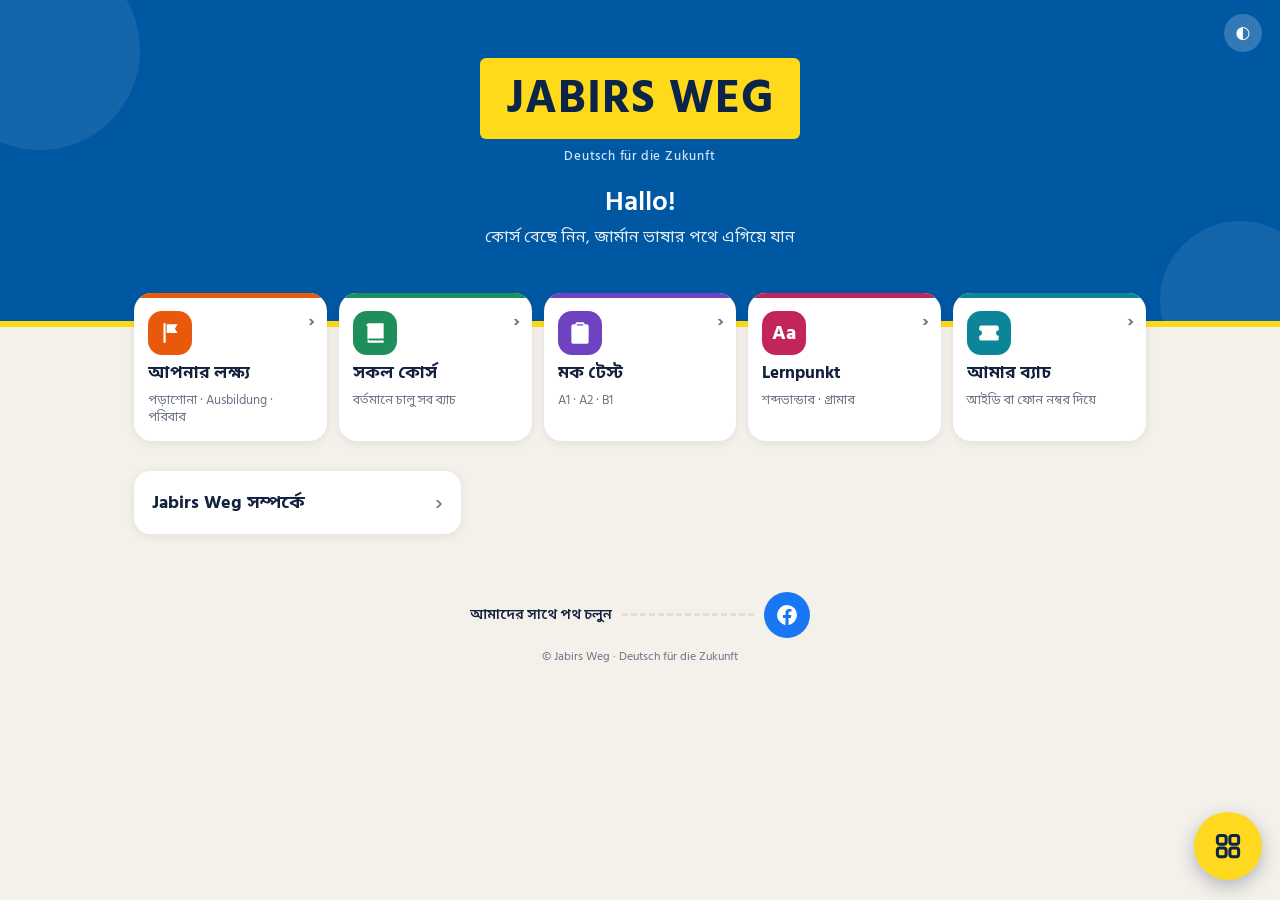
<file: index.html>
<!DOCTYPE html>
<html lang="bn">
<head>
<meta charset="utf-8">
<meta name="viewport" content="width=device-width, initial-scale=1, viewport-fit=cover">
<title>Jabirs Weg</title>
<script type="application/ld+json">{"@context":"https://schema.org","@graph":[{"@type":"WebSite","@id":"https://www.jabirsweg.live/#website","name":"Jabirs Weg","alternateName":"Jabirs Weg","url":"https://www.jabirsweg.live/","inLanguage":"bn"},{"@type":"EducationalOrganization","@id":"https://www.jabirsweg.live/#org","name":"Jabirs Weg","url":"https://www.jabirsweg.live/","logo":"https://www.jabirsweg.live/icon-192.png","description":"Deutsch für die Zukunft","sameAs":["https://www.facebook.com/share/1PiMuePZN2/"]}]}</script>
<meta name="application-name" content="Jabirs Weg">
<link rel="canonical" href="https://www.jabirsweg.live/">
<meta name="description" content="Deutsch für die Zukunft">
<meta property="og:type" content="website">
<meta property="og:site_name" content="Jabirs Weg">
<meta property="og:title" content="Jabirs Weg">
<meta property="og:description" content="Deutsch für die Zukunft">
<meta property="og:url" content="https://www.jabirsweg.live/">
<meta property="og:image" content="https://jabirsweg.live/og.png">
<meta property="og:image:type" content="image/png">
<meta property="og:image:width" content="1200">
<meta property="og:image:height" content="630">
<meta property="og:image:alt" content="Jabirs Weg">
<meta name="twitter:card" content="summary_large_image">
<meta name="twitter:image" content="https://jabirsweg.live/og.png">
<link rel="stylesheet" href="https://fonts.googleapis.com/css2?family=Hind+Siliguri:wght@400;500;600;700&display=swap">
<link rel="stylesheet" href="base.css?v=2">
<style>:root[data-theme="dark"]{--bg:#0e1625;--card:#16213a;--ink:#f1f4fa;--mute:#9aa6bf;--line:#2a3860;color-scheme:dark}
#thm{margin-left:auto;flex:none;width:38px;height:38px;border-radius:50%;border:0;background:rgba(255,255,255,.2);color:#fff;font-size:17px;line-height:1;cursor:pointer;padding:0}
#aboutCard>summary{list-style:none;cursor:pointer;display:flex;align-items:center;justify-content:space-between;gap:10px;-webkit-tap-highlight-color:transparent}#aboutCard>summary::-webkit-details-marker{display:none}#aboutCard>summary h2{margin:0}#aboutCard>summary::after{content:"›";font-size:26px;line-height:1;color:var(--mute);transition:transform .2s}#aboutCard[open]>summary::after{transform:rotate(90deg)}#aboutCard>p{animation:abin .25s ease both}@keyframes abin{from{opacity:0;transform:translateY(-4px)}to{opacity:1;transform:none}}
/* ===== স্মুথ ===== */
@view-transition{navigation:auto}
::view-transition-old(root),::view-transition-new(root){animation-duration:.22s}
html{background:var(--bg);scroll-behavior:smooth;-webkit-tap-highlight-color:transparent}
body,.card,.top,.tbody,footer,input{transition:background-color .25s ease,color .25s ease,border-color .25s ease}
button,a,.hc,.cc,.ht{transition:transform .15s ease,background-color .25s ease,color .25s ease,border-color .25s ease,opacity .2s ease,box-shadow .25s ease}
button:active,.hc:active,.cc:active,.ht:active{transform:scale(.97)}
@keyframes jwin{from{opacity:0;transform:translateY(8px)}to{opacity:1;transform:none}}
.jwa{animation:jwin .28s ease both}
@media (prefers-reduced-motion:reduce){*,*:before,*:after{animation:none!important;transition:none!important;scroll-behavior:auto!important}}
.slogan{position:relative;z-index:1;margin-top:8px;font-size:13px;font-weight:500;letter-spacing:.8px;color:#cfe3f7}
#bk{display:none!important}@media (hover:hover) and (pointer:fine){#bk:not(.hide){display:inline-block!important}}
main{animation:jwin .35s ease both}
main>section:not(.hide){animation:jwin .28s ease both}
</style>
<script>try{var _t=localStorage.getItem('th');if(_t)document.documentElement.setAttribute('data-theme',_t)}catch(e){}
function toggleTheme(){var d=document.documentElement,c=d.getAttribute('data-theme')||(matchMedia('(prefers-color-scheme:dark)').matches?'dark':'light'),n=c==='dark'?'light':'dark';d.setAttribute('data-theme',n);try{localStorage.setItem('th',n)}catch(e){}}</script>
<link rel="manifest" href="manifest.webmanifest">
<meta name="mobile-web-app-capable" content="yes">
<meta name="apple-mobile-web-app-capable" content="yes">
<meta name="apple-mobile-web-app-title" content="Jabirs Weg">
<meta name="apple-mobile-web-app-status-bar-style" content="black-translucent">
<link rel="icon" href="favicon.ico?v=1" sizes="any">
<link rel="icon" type="image/png" sizes="192x192" href="icon-192.png?v=1">
<link rel="apple-touch-icon" href="apple-touch-icon.png?v=1">
<meta name="theme-color" content="#0058a3">
<link rel="preload" href="bn-400.woff" as="font" type="font/woff" crossorigin>
<link rel="preload" href="bn-700.woff" as="font" type="font/woff" crossorigin>
<link rel="stylesheet" href="fonts.css?v=1">
</head>
<body>
<div class="hero">
  <div class="top"><button id="bk" class="hide" onclick="go('')">← ফিরে যান</button><button id="thm" type="button" aria-label="ডার্ক মোড" onclick="toggleTheme()">◐</button></div>
  <div id="hHome">
    <div class="brand">Jabirs Weg</div>
    <div class="slogan">Deutsch für die Zukunft</div>
    <div class="hi" id="hi">Hallo!</div>
    <p class="tag">কোর্স বেছে নিন, জার্মান ভাষার পথে এগিয়ে যান</p>
  </div>
  <div id="hCourse" class="hide" data-nosnippet>
    <div class="brand sm">Jabirs Weg</div>
    <div class="big" id="cBig"></div>
    <div class="hi" id="cTitle" style="margin-top:4px"></div>
    <p class="tag" id="cDesc"></p>
    <div id="cPrice" class="pricebadge hide"></div>
  </div>
  <div id="hAdm" class="hide" data-nosnippet><div class="brand sm">Jabirs Weg</div><div class="hi">Admin Panel</div></div>
  <div id="hMy" class="hide" data-nosnippet><div class="brand sm">Jabirs Weg</div><div class="hi" style="margin-top:12px">আমার ব্যাচ</div></div>
  <div id="hList" class="hide" data-nosnippet><div class="brand sm">Jabirs Weg</div><div class="hi" style="margin-top:12px">সকল কোর্স</div></div>
  <div id="hGoal" class="hide" data-nosnippet><div class="brand sm">Jabirs Weg</div><div class="hi" style="margin-top:12px">আপনার লক্ষ্য</div></div>
  <div id="hMock" class="hide" data-nosnippet><div class="brand sm">Jabirs Weg</div><div class="hi" style="margin-top:12px">মক টেস্ট</div></div>
  <div id="hVocab" class="hide" data-nosnippet><div class="brand sm">Jabirs Weg</div><div class="hi" style="margin-top:12px">ভোকাবুলারি</div></div>
</div>
<div class="stripe"></div>
<main>
  <section id="home" data-nosnippet>
    <button id="myBtn" class="hide"></button>
    <div data-nosnippet>
<details class="card wide" id="aboutCard">
      <summary><h2>Jabirs Weg সম্পর্কে</h2></summary>
      <p style="font-size:15px;line-height:1.7;margin:6px 0 0">Jabirs Weg মানে “জাবিরের পথ”। জার্মান ভাষা শেখার এই পথে আমরা সহজ বাংলায়, ধাপে ধাপে আপনার পাশে আছি। একদম শূন্য থেকে শুরু করে স্বাধীনভাবে কথা বলা ও লেখা পর্যন্ত, নিয়মিত ক্লাস আর অনুশীলনের মাধ্যমে।</p>
      <div class="abt"><span>ছোট ব্যাচ</span><span>বাংলায় সহজ ব্যাখ্যা</span><span>A1 থেকে B1</span></div>
    </details>
</div>
  </section>
  <section id="list" class="hide" data-nosnippet>
    <div class="card wide" style="margin-top:14px"><h2>কোর্স বেছে নিন</h2><p class="sub">আপনার পছন্দের একটি কোর্স ট্যাপ করুন</p></div>
    <div id="cards" style="display:contents"><div class="card wide"><p class="sub">লোড হচ্ছে…</p></div></div>
    <div class="card wide hide" id="chipCard"><div id="fsub0" style="display:flex;flex-wrap:wrap;gap:8px"></div></div>
    <div class="card wide hide" id="doneCard"><h2>সম্পন্ন কোর্স</h2><p class="sub">যে ব্যাচগুলো সফলভাবে শেষ হয়েছে</p><div id="doneList"></div></div>
  </section>
  <section id="goal" class="hide" data-nosnippet>
    <div class="card wide" id="pathCard" style="margin-top:14px"><h2>আপনার লক্ষ্য কী?</h2><p class="sub">লক্ষ্যটা বেছে নিন, পথের স্টেশনগুলো একে একে খুলে যাবে</p><div class="mv" id="mv"></div><div id="mvTxt"></div></div>
  </section>
  <section id="mock" class="hide" data-nosnippet><div id="mockBox"></div></section>
  <section id="vocab" class="hide" data-nosnippet><div id="vocabBox"></div></section>

  <section id="course" class="hide" data-nosnippet>
    <div class="card">
      <div id="learnWrap"><h2>এই কোর্সে কী শিখবেন</h2><ul class="lrn" id="cList"></ul></div>
      <div id="cInfo"></div>
    </div>
    <div class="card">
      <div class="free"><div><h2>আসন পরিস্থিতি</h2><p class="sub" id="fsub"></p></div><div><b id="fn">30</b> <span class="sub">টি খালি</span></div></div>
      <div class="seats" id="seats"></div>
    </div>
    <div class="card hide" id="waitCard" style="text-align:center">
      <h2>রেজিস্ট্রেশন এখনো শুরু হয়নি</h2>
      <p class="sub">রেজিস্ট্রেশন শুরু হবে</p>
      <div style="font-size:18px;font-weight:700;margin:4px 0" id="waitWhen"></div>
      <div class="cd"><b id="waitCd" style="font-size:26px"></b></div>
      <p class="sub" style="margin-top:10px">সময় হলে এই পেজেই ফর্ম নিজে থেকে খুলে যাবে। পেজটা খোলা রাখুন।</p>
    </div>
    <div class="card" id="formCard">
      <h2 id="fTitle"></h2>
      <label class="f">নাম<input class="t" id="nm" autocomplete="name" spellcheck="false"></label>
      <label class="f">মোবাইল নম্বর<input class="t" id="ph" inputmode="tel" placeholder="01XXXXXXXXX" autocomplete="tel"></label>
      <label class="f">ইমেইল<input class="t" id="em" type="email" autocomplete="email"></label>
      <div aria-hidden="true" style="position:absolute;left:-9999px;top:auto;width:1px;height:1px;overflow:hidden"><label>Website<input id="hp" tabindex="-1" autocomplete="off"></label></div>
      <div style="background:var(--soft);border-radius:12px;padding:12px;margin-top:14px">
        <span class="sub">আপনি মানুষ কি না নিশ্চিত হতে ছোট একটা প্রশ্নের উত্তর দিন:</span>
        <div style="font-size:24px;font-weight:700;margin:6px 0" id="chQ">…</div>
        <input class="t" id="chA" inputmode="numeric" autocomplete="off" placeholder="উত্তর লিখুন">
        <button class="g" style="padding:4px 12px;font-size:12px;margin-top:8px" onclick="loadChallenge(true)">অন্য প্রশ্ন</button>
      </div>
      <button class="w" id="subBtn" onclick="submitReg()">আমার আসন বুক করুন →</button>
      <div class="msg" id="err"></div>
    </div>
    <div class="hide" id="okCard">
      <div class="card" style="text-align:center">
        <div>Willkommen! আমার আইডি</div>
        <div class="no2" id="okNo"></div>
        <p class="sub">আইডিটা সংরক্ষণ করুন। পেমেন্ট নিশ্চিত হলে "আমার ব্যাচ" পেজ থেকে আপনার টিকিট নামাতে পারবেন।</p>
        <img id="tkImg" class="tkimg" alt="Ticket" style="display:none">
        <div class="tools" id="tkTools" style="justify-content:center;display:none"><button onclick="saveTicket()">টিকিট ডাউনলোড</button><button class="g hide" id="shBtn" onclick="shareTicket()">শেয়ার করুন</button></div>
        <p class="sub" id="tkHelp" style="font-size:12px;display:none">ডাউনলোড না হলে ছবিটা চেপে ধরে সেভ করুন।</p>
        <button class="g w" onclick="copyNo()" id="cpBtn">আমার আইডি কপি করুন</button>
        <button class="w" onclick="go('my')">আমার ব্যাচ পেজ দেখুন →</button>
      </div>
    </div>
    <div class="card closed hide" id="closedCard">
      <h2 id="clTitle">Registration Closed</h2>
      <div id="clMsg"></div>
    </div>
  </section>

  <section id="my" class="hide" data-nosnippet>
    <div class="card" id="myLookup">
      <h2>আমার ব্যাচ দেখুন</h2>
      <p class="sub">আমার আইডি মনে না থাকলে মোবাইল নম্বর দিলেই হবে</p>
      <label class="f">আমার আইডি অথবা মোবাইল নম্বর<input class="t" id="myKey" placeholder="JW123456 অথবা 01XXXXXXXXX" autocomplete="off" spellcheck="false"></label>
      <button class="w" onclick="lookupMy()">দেখুন</button>
      <div class="msg" id="myErr"></div>
    </div>
    <div id="myRes" class="hide">
      <div id="myList"></div>
      <button class="w g" onclick="forgetMy()">অন্য বুকিং দেখুন</button>
    </div>
  </section>

  <section id="adm" class="hide" data-nosnippet>
    <div class="card" id="loginCard">
      <h2>Admin Login</h2>
      <label class="f">ইমেইল<input class="t" id="ae" type="email" autocomplete="username"></label>
      <label class="f">পাসওয়ার্ড<input class="t" id="pw" type="password" autocomplete="current-password"></label>
      <button class="w" onclick="login()">লগইন</button>
      <div class="msg" id="lerr"></div>
    </div>
    <div class="card hide" id="panel">
      <div class="tabs" id="tabs">
        <button class="on" data-t="ov">ওভারভিউ</button>
        <button data-t="bk">বুকিং<span class="cnt hide" id="newCnt"></span></button>
        <button data-t="co">কোর্স</button>
        <button class="lo" onclick="logout()">লগআউট</button>
      </div>

      <div id="tOv">
        <div id="newBanner" class="hide" onclick="goTab('bk')" style="background:#fff0b3;color:#6b5200;border-radius:10px;padding:10px 12px;margin-bottom:10px;font-weight:600;cursor:pointer"></div>
        <div id="sum" style="display:grid;grid-template-columns:repeat(auto-fit,minmax(100px,1fr));gap:8px"></div>
        <h2 class="sh">কোর্স অবস্থা <span class="sub" style="font-weight:400">(ট্যাপ করলে এডিট)</span></h2>
        <div id="ovCourses"></div>
        <h2 class="sh">সাম্প্রতিক বুকিং</h2>
        <div id="ovRecent"></div>
        <button class="g w" onclick="goTab('bk')">সব বুকিং দেখুন →</button>
      </div>

      <div id="tBk" class="hide">
        <div id="seenBar" class="hide"><span id="seenTxt"></span><button onclick="markSeen()">সব দেখেছি ✓</button></div>
        <input class="t" id="q" placeholder="নাম, বুকিং নম্বর, ফোন বা ব্যাচ কোড খুঁজুন" oninput="qIn()" autocomplete="off" spellcheck="false">
        <div class="tools" style="margin-top:8px"><button class="g" id="fBtn" onclick="toggleF()">ফিল্টার ▾</button><button onclick="csv()">CSV ডাউনলোড</button></div>
        <div id="fPanel" class="hide">
          <div class="tools">
            <select class="t" id="fc" onchange="fch()"><option value="">সব কোর্স</option></select>
            <select class="t" id="fb" onchange="fch()"><option value="">সব ব্যাচ</option></select>
            <select class="t" id="fp" onchange="fch()"><option value="">সব পেমেন্ট</option><option value="paid">Paid</option><option value="pending">Pending</option></select>
            <select class="t" id="fs" onchange="fch()"><option value="">সব স্ট্যাটাস</option><option value="active">Active</option><option value="cancelled">Cancelled</option></select>
            <button class="g" onclick="clearF()">রিসেট</button>
          </div>
        </div>
        <div class="sub" id="shown" style="margin:8px 0"></div>
        <div id="bkList"></div>
        <button class="g w hide" id="moreBtn" onclick="moreBk()">আরও দেখান</button>
      </div>

      <div id="tCo" class="hide">
        <button class="y w" style="margin-top:0" onclick="addCourse()">+ নতুন কোর্স যোগ করুন</button>
        <div id="ctl" style="margin-top:12px"></div>
        <h2 class="sh">সম্পন্ন কোর্স</h2>
        <p class="sub">"ব্যাচ সম্পন্ন করুন" চাপলে এখানে জমা হয় আর হোম পেজেও দেখায়।</p>
        <div id="doneAdm"></div>
      </div>
    </div>
  </section>
</main>
<footer><div data-nosnippet><a class="fbw" href="https://www.facebook.com/share/1PiMuePZN2/" target="_blank" rel="noopener" aria-label="Facebook পেজে যান"><span>আমাদের সাথে পথ চলুন</span><i class="fbl"></i><span class="fb"><svg viewBox="0 0 24 24" width="24" height="24" fill="currentColor"><path d="M22 12a10 10 0 1 0-11.56 9.88v-6.99H7.9V12h2.54V9.8c0-2.5 1.49-3.89 3.78-3.89 1.09 0 2.24.2 2.24.2v2.46h-1.26c-1.24 0-1.63.77-1.63 1.56V12h2.78l-.44 2.89h-2.34v6.99A10 10 0 0 0 22 12z"/></svg></span></a><div>© Jabirs Weg · Deutsch für die Zukunft</div></div></footer>
<div id="dv" class="hide"><div id="dvh" class="dvh"></div><div id="dvb" class="dvb"></div><div id="dvn" class="dvn"></div></div>
<script src="config.js"></script>
<script>window.JW_V='5';</script>
<script src="core.js?v=2"></script>
<script src="courses.js?v=2"></script>
<script src="goal.js?v=3"></script>
<script src="ticket.js?v=4"></script>
<script src="payment.js?v=3"></script>
<script src="my.js?v=4"></script>
<script src="home2.js?v=4"></script>
<script src="boot.js?v=1"></script>
<script src="nav.js?v=4"></script>
<script src="pwa.js?v=1"></script>
</body>
</html>
</file>
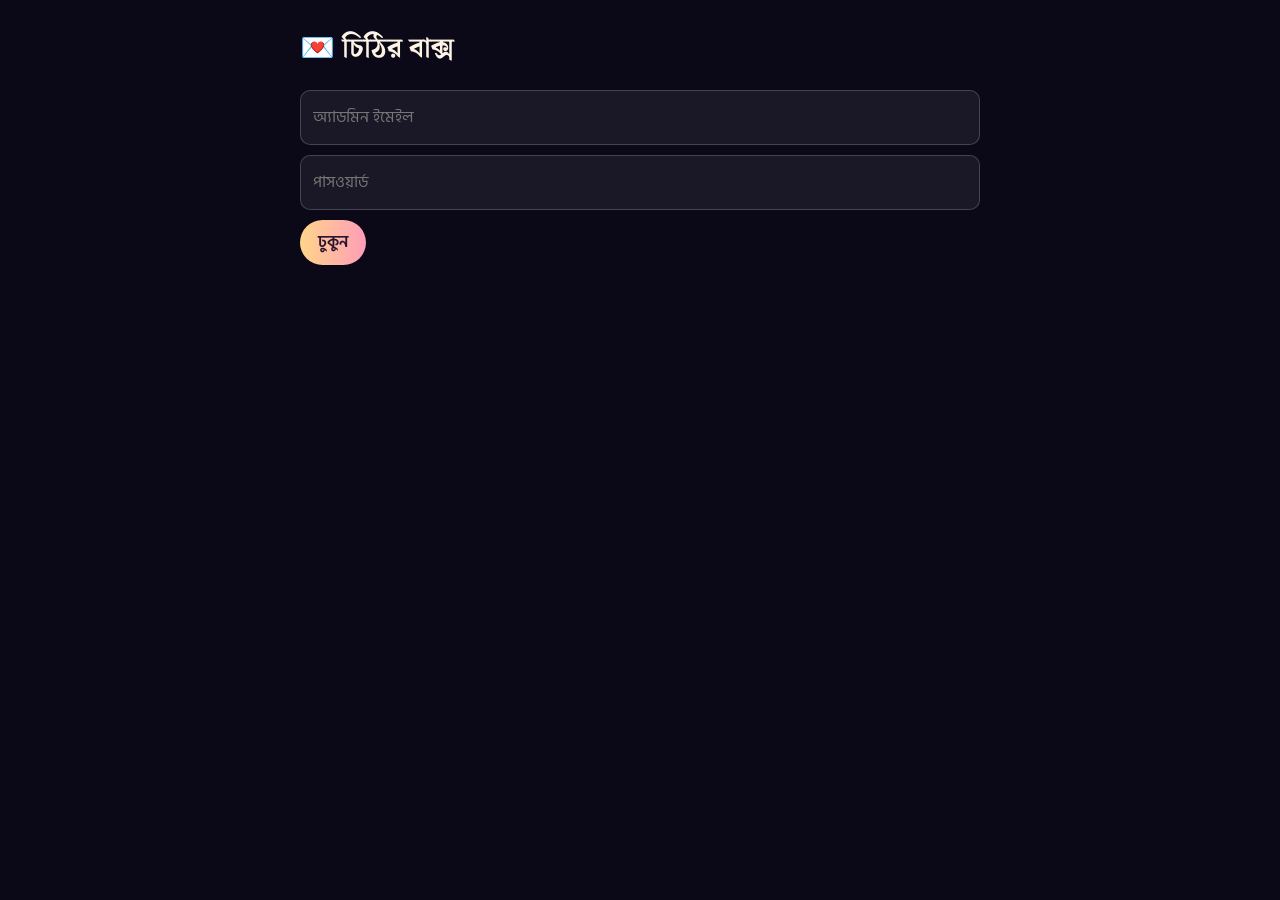
<file: admin.html>
<!DOCTYPE html>
<html lang="bn"><head><meta charset="utf-8"><meta name="viewport" content="width=device-width,initial-scale=1">
<meta name="robots" content="noindex,nofollow"><title>চিঠির বাক্স</title>
<link href="https://fonts.googleapis.com/css2?family=Hind+Siliguri:wght@400;600&family=Noto+Serif+Bengali:wght@500&display=swap" rel="stylesheet">
<style>
*{box-sizing:border-box;margin:0}body{background:#0b0818;color:#fdf3e4;font-family:'Hind Siliguri',sans-serif;line-height:1.8;padding:24px 16px}
.w{max-width:680px;margin:auto}h1{font-family:'Noto Serif Bengali',serif;font-size:28px;margin-bottom:16px}
input{width:100%;padding:12px;border-radius:10px;border:1px solid #ffffff30;background:#ffffff10;color:inherit;font:inherit;margin-bottom:10px}
button{font:inherit;font-weight:600;padding:8px 18px;border-radius:30px;border:0;cursor:pointer;background:linear-gradient(90deg,#ffd58a,#ff9db8);color:#2a1330}
button.g{background:#ffffff14;color:#fdf3e4;border:1px solid #ffffff30}
.top{display:flex;gap:8px;flex-wrap:wrap;margin-bottom:18px;align-items:center}
.c{background:#fff8ec;color:#4a3326;border-radius:12px;padding:16px 18px;margin-bottom:14px;font-family:'Noto Serif Bengali',serif;box-shadow:0 14px 30px -18px #000}
.c.n{border-left:6px solid #ff7aa2}.c p{white-space:pre-wrap;word-break:break-word;margin:6px 0 10px}
.c small{color:#a07a5c;font-family:'Hind Siliguri'}.c .b{display:flex;gap:8px}.c button{padding:4px 14px;font-size:14px}
#e{color:#ff9db8;margin-top:6px}
</style></head><body><div class="w">
<h1>💌 চিঠির বাক্স</h1>
<div id="lg"><input id="em" type="email" placeholder="অ্যাডমিন ইমেইল" autocapitalize="none" autocomplete="username"><input id="pw" type="password" placeholder="পাসওয়ার্ড" autocomplete="current-password"><button id="in">ঢুকুন</button><div id="e"></div></div>
<div id="ap" style="display:none"><div class="top"><button class="g" id="f">শুধু অপঠিত</button><button class="g" id="r">রিফ্রেশ</button><button class="g" id="o">বের হন</button><span id="ct"></span></div><div id="ls"></div></div>
</div>
<script>
var U='https://ujpenevdzvferrmxesbd.supabase.co',K='sb_publishable_excsOgo4mpXthu4ZzFJ4aQ_-htayOUY',tok=sessionStorage.getItem('t'),all=[],only=false,$=function(i){return document.getElementById(i)};
function H(){return{apikey:K,Authorization:'Bearer '+tok,'Content-Type':'application/json'}}
function bn(n){return n.toLocaleString('bn-BD',{useGrouping:false})}
async function login(){
$('e').textContent='';
var r,j;
try{
r=await fetch(U+'/auth/v1/token?grant_type=password',{method:'POST',headers:{apikey:K,'Content-Type':'application/json'},body:JSON.stringify({email:$('em').value.trim().toLowerCase(),password:$('pw').value})});
j=await r.json();
if(!r.ok)throw 0;
tok=j.access_token;sessionStorage.setItem('t',tok);load();
}catch(x){
$('e').textContent=((j&&(j.msg||j.error_description||j.message))||'সংযোগ হয়নি')+' ('+(r?r.status:'no response')+')';
}}
function out(){sessionStorage.removeItem('t');tok=null;$('ap').style.display='none';$('lg').style.display='block'}
async function load(){var r=await fetch(U+'/rest/v1/letters?select=*&order=created_at.desc',{headers:H()});if(r.status==401){out();return}all=await r.json();$('lg').style.display='none';$('ap').style.display='block';draw()}
function draw(){var L=$('ls');L.textContent='';var list=all.filter(function(x){return!only||!x.is_read});$('ct').textContent=bn(all.filter(function(x){return!x.is_read}).length)+'টি অপঠিত';
if(!list.length){L.textContent='কোনো চিঠি নেই।';return}
list.forEach(function(x){var c=document.createElement('div');c.className='c'+(x.is_read?'':' n');
var s=document.createElement('small');s.textContent=(x.pen_name||'নামহীন')+' · '+new Date(x.created_at).toLocaleString('bn-BD');
var p=document.createElement('p');p.textContent=x.body;var b=document.createElement('div');b.className='b';
var a=document.createElement('button');a.textContent=x.is_read?'অপঠিত করুন':'পড়া হয়েছে';a.onclick=async function(){await fetch(U+'/rest/v1/letters?id=eq.'+x.id,{method:'PATCH',headers:H(),body:JSON.stringify({is_read:!x.is_read})});x.is_read=!x.is_read;draw()};
var d=document.createElement('button');d.className='g';d.style.color='#a42a33';d.textContent='মুছুন';d.onclick=async function(){if(!confirm('চিঠিটা চিরতরে মুছবেন?'))return;await fetch(U+'/rest/v1/letters?id=eq.'+x.id,{method:'DELETE',headers:H()});all=all.filter(function(y){return y.id!==x.id});draw()};
b.append(a,d);c.append(s,p,b);L.appendChild(c)})}
$('in').onclick=login;$('pw').onkeydown=function(e){if(e.key=='Enter')login()};$('r').onclick=load;$('o').onclick=out;
$('f').onclick=function(){only=!only;this.textContent=only?'সব দেখুন':'শুধু অপঠিত';draw()};
if(tok)load();
</script></body></html>
</file>
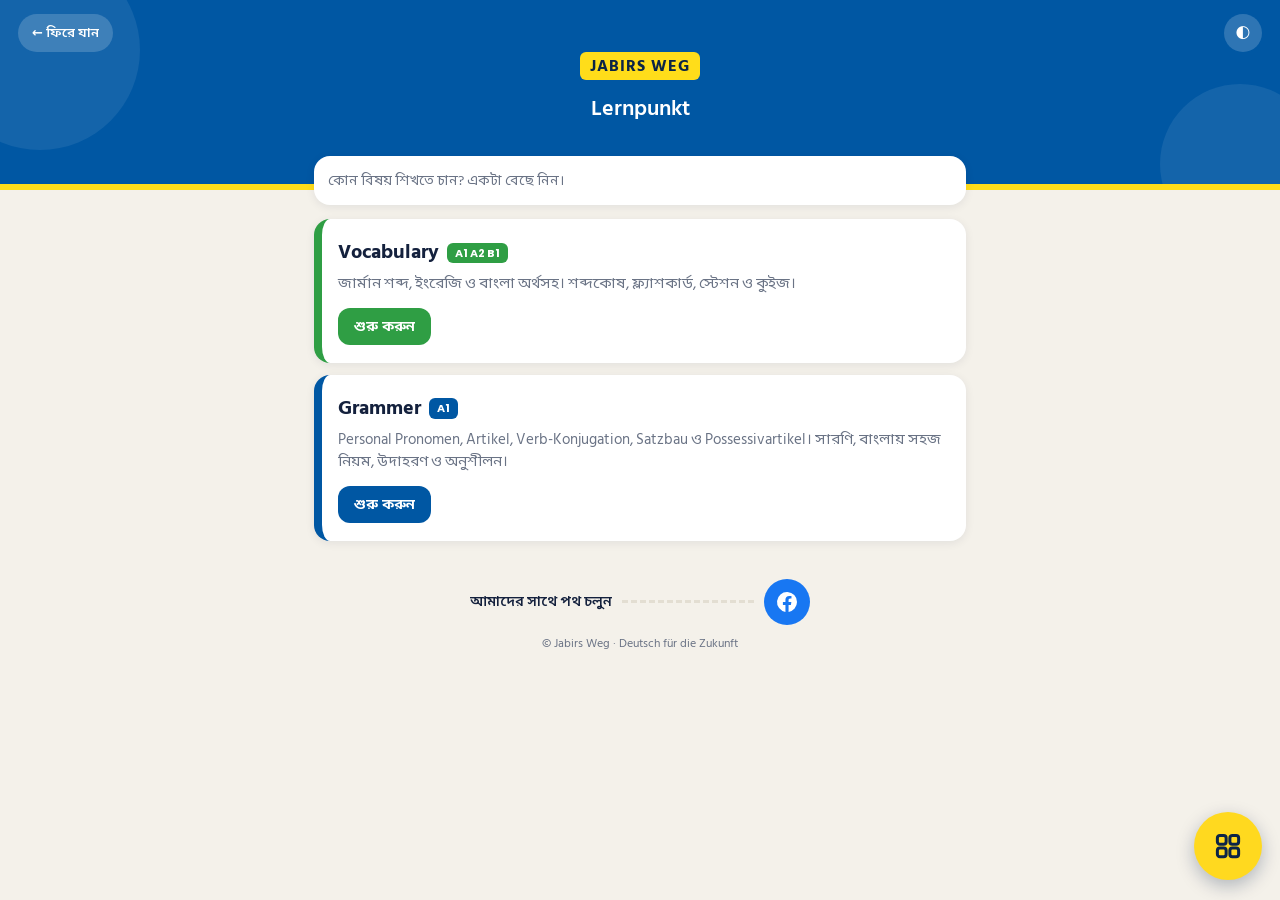
<file: learn.html>
<!DOCTYPE html>
<html lang="bn">
<head>
<meta charset="utf-8">
<meta name="viewport" content="width=device-width, initial-scale=1, viewport-fit=cover">
<title>Jabirs Weg</title>
<link href="https://fonts.googleapis.com/css2?family=Poppins:wght@400;600;700&family=Hind+Siliguri:wght@400;500;600;700&display=swap" rel="stylesheet">
<style>
:root{--bg:#f3f0ea;--card:#fff;--ink:#0f1f3d;--mute:#7b8494;--line:#e6e2da;--pri:#0057a3;--hd:#0057a3;--yel:#ffdd1a;--ok:#1f9060;--no:#d6334f;--soft:#e1eaf3;--cN:#0057a3;--cA:#ea580c;--cD:#0891b2;
box-sizing:border-box;padding-top:env(safe-area-inset-top,0px);padding-bottom:env(safe-area-inset-bottom,0px)}
@media (prefers-color-scheme:dark){:root:not([data-theme="light"]){--bg:#0b1424;--card:#13203a;--ink:#eef3fb;--mute:#9fb0c8;--line:#24365a;--soft:#1b2d4d;--pri:#5aaeff;--cN:#5aaeff;--cA:#fb923c;--cD:#22d3ee;color-scheme:dark}}
:root[data-theme="dark"]{--bg:#0b1424;--card:#13203a;--ink:#eef3fb;--mute:#9fb0c8;--line:#24365a;--soft:#1b2d4d;--pri:#5aaeff;--cN:#5aaeff;--cA:#fb923c;--cD:#22d3ee;color-scheme:dark}
*{box-sizing:border-box}html,body{margin:0}
body{background:var(--bg);color:var(--ink);font-family:Poppins,'Noto Sans Bengali','Hind Siliguri',system-ui,sans-serif;font-size:15px;min-height:100vh}
.bn{font-family:'Noto Sans Bengali','Hind Siliguri',Poppins,system-ui,sans-serif}
button{font:inherit;cursor:pointer}
.wrap{max-width:760px;margin:0 auto;padding:16px}
.top{background:var(--card);border:2px solid var(--line);border-radius:24px;overflow:hidden;box-shadow:0 10px 28px rgba(15,31,61,.08)}
.tb{position:relative;background:var(--hd);color:#fff;padding:18px 16px 20px;display:flex;align-items:center;justify-content:space-between;gap:12px;overflow:hidden}
.tb::before,.tb::after{content:"";position:absolute;border-radius:50%;background:rgba(255,255,255,.07);pointer-events:none}
.tb::before{width:200px;height:200px;left:-70px;top:-100px}.tb::after{width:170px;height:170px;right:-50px;bottom:-100px}
.tb>*{position:relative}
.badge{display:inline-block;background:var(--yel);color:#0f1f3d;font-weight:700;letter-spacing:.08em;font-size:13px;padding:7px 13px;border-radius:10px;font-family:Poppins,sans-serif}
.tsub{margin-top:9px;font-size:14px;opacity:.95}
#th{flex:none;width:38px;height:38px;border-radius:50%;border:0;background:rgba(255,255,255,.2);color:#fff;font-size:17px}
.tbody{padding:14px;display:grid;gap:12px}
.crumb{display:flex;align-items:center;gap:10px}
.back{border:2px solid var(--pri);background:transparent;color:var(--pri);border-radius:12px;padding:7px 14px;font-weight:700}
h1{font-size:22px;margin:0}
.hint{color:var(--mute);font-size:14px;margin:0}
.hub{display:grid;gap:12px;margin-top:14px}
.hc{display:block;text-align:left;width:100%;background:var(--card);color:var(--ink);border:2px solid var(--line);border-left:6px solid var(--c);border-radius:20px;padding:18px 16px;text-decoration:none}
.hc h2{margin:0 0 6px;font-size:20px}
.hc p{margin:0 0 12px;color:var(--mute);font-size:15px;line-height:1.5}
.go{display:inline-block;background:var(--c);color:#fff;border-radius:12px;padding:8px 16px;font-weight:700;font-size:14px}
.tag{display:inline-block;font-size:11px;font-weight:700;color:#fff;background:var(--c);border-radius:6px;padding:2px 8px;margin-left:8px;vertical-align:middle;font-family:Poppins,sans-serif}
.seg{display:flex;gap:8px;flex-wrap:wrap}
.seg button{flex:1;min-width:80px;border:2px solid var(--c,var(--pri));background:transparent;color:var(--c,var(--pri));border-radius:14px;padding:10px 8px;font-weight:700;font-size:14px}
.seg button.on{background:var(--c,var(--hd));color:#fff}
.seg .cN{--c:var(--cN)}.seg .cA{--c:var(--cA)}.seg .cD{--c:var(--cD)}
.box{background:var(--card);border:2px solid var(--line);border-radius:20px;padding:14px;margin-top:12px}
.box h3{margin:0 0 8px;font-size:17px}
.q{display:inline-block;font-weight:700;color:#fff;border-radius:8px;padding:2px 10px;margin-right:6px;font-family:Poppins,'Noto Sans Bengali','Hind Siliguri',sans-serif}
.cN.q,.q.cN{background:var(--cN)}.q.cA{background:var(--cA)}.q.cD{background:var(--cD)}
table{width:100%;border-collapse:collapse;table-layout:fixed}
th{padding:10px 4px;font-size:13px;color:#fff;text-align:center}
th.p{background:var(--hd)}th.cN{background:var(--cN)}th.cA{background:var(--cA)}th.cD{background:var(--cD)}
td{padding:9px 4px;border-top:1px solid var(--line);text-align:center;vertical-align:middle}
td b{display:block;font-size:17px}td small{display:block;color:var(--mute);font-size:12px;line-height:1.3}
td.p{background:var(--soft);font-weight:700}
tr.grp td{background:var(--soft);color:var(--pri);font-weight:700;font-size:12px;padding:5px;text-align:left}
td.cN b{color:var(--cN)}td.cA b{color:var(--cA)}td.cD b{color:var(--cD)}
.ex{padding:10px 0;border-top:1px solid var(--line)}.ex:first-of-type{border-top:0}
.ex .d{font-weight:600;font-size:17px}.ex .e{color:var(--mute);font-size:14px}.ex .b{color:var(--pri);font-size:16px}
.hl{color:#fff;background:var(--c);border-radius:6px;padding:0 6px}
ul{margin:6px 0 0;padding-left:20px;line-height:1.7}
.vb{display:flex;flex-wrap:wrap;gap:6px;margin-top:8px}
.vb span{border:2px solid var(--c);color:var(--c);border-radius:10px;padding:3px 10px;font-weight:600;font-size:14px}
.tip{background:var(--soft);border-radius:14px;padding:12px;margin-top:12px;line-height:1.6}
.op{display:block;width:100%;padding:13px;border-radius:14px;border:2px solid var(--line);background:var(--bg);color:var(--ink);font-size:19px;font-weight:700;margin-top:10px}
.op.ok{border-color:var(--ok);background:rgba(31,144,96,.15)}.op.no{border-color:var(--no);background:rgba(214,51,79,.15)}.op.dim{opacity:.5}
.big{margin-top:14px;width:100%;padding:14px;border:0;border-radius:14px;background:var(--hd);color:#fff;font-weight:700;font-size:15px}
.qh{display:flex;justify-content:space-between;color:var(--mute);font-size:13px}
.qs{font-size:24px;font-weight:700;margin:14px 0 4px;line-height:1.4}
.qs i{font-style:normal;border-bottom:3px solid var(--pri);padding:0 14px;color:var(--pri)}
.fb{margin-top:12px;border-radius:14px;padding:12px;line-height:1.6}
.fb.ok{background:rgba(31,144,96,.15)}.fb.no{background:rgba(214,51,79,.15)}
.res{text-align:center;padding:10px 0}.res h2{font-size:34px;margin:6px 0}
@media (max-width:420px){td b{font-size:16px}th{font-size:12px}}

:root{--der:#1c7ed6;--die:#e03131;--das:#2f9e44;--tc:#0057a3}
@media (prefers-color-scheme:dark){:root:not([data-theme="light"]){--der:#4dabf7;--die:#ff6b6b;--das:#51cf66}}
:root[data-theme="dark"]{--der:#4dabf7;--die:#ff6b6b;--das:#51cf66}
.der{color:var(--der)}.die{color:var(--die)}.das{color:var(--das)}
.th0{background:var(--tc)}
.m{display:block;font-weight:700;font-size:16px}
td.p{font-size:14px}
.hc{position:relative}
.hc .go{background:var(--c)}
.glist{display:grid;gap:12px;margin-top:14px}
.seg button{border-color:var(--c,var(--tc))}
.seg button.on{background:var(--c,var(--tc));border-color:var(--c,var(--tc))}
.seg button{color:var(--c,var(--tc))}.seg button.on{color:#fff}
.big{background:var(--tc)}
.qs i{border-color:var(--tc);color:var(--tc)}
.hl{background:var(--c,var(--tc))}
.mi{padding:10px 0;border-top:1px solid var(--line);line-height:1.7}.mi:first-of-type{border-top:0}.mi .e{color:var(--mute);font-size:14px}
.tg{display:inline-block;font-size:12px;font-weight:700;color:#fff;border-radius:6px;padding:1px 8px;margin-right:6px}.tg.no{background:var(--no)}.tg.ok{background:var(--ok)}
.chip2{display:inline-block;margin:0 6px 10px 0;font-size:12px;font-weight:700;border:2px solid var(--c);color:var(--c);border-radius:8px;padding:1px 8px}.chip2.ok{--c:var(--ok)}.chip2.no{--c:var(--no)}
.ti{width:100%;padding:13px;font-size:20px;border:2px solid var(--line);border-radius:14px;background:var(--bg);color:var(--ink);margin-top:10px;font-family:inherit}.ti:focus{outline:0;border-color:var(--tc)}
.um{display:flex;gap:8px;margin-top:8px}.um button{flex:1;border:2px solid var(--line);background:var(--card);color:var(--ink);border-radius:10px;padding:8px;font-size:18px;font-weight:700}
.tiles,.chs{display:flex;flex-wrap:wrap;gap:8px;margin-top:10px}.chs{min-height:52px;border:2px dashed var(--line);border-radius:14px;padding:8px;font-size:19px;font-weight:700}
.tile{border:2px solid var(--tc);background:transparent;color:var(--tc);border-radius:10px;padding:8px 12px;font-weight:700;font-size:17px}.tile.used{opacity:.3;border-color:var(--line)}
.tile.used:not(button){background:var(--tc);color:#fff;opacity:1}
.dl{display:flex;gap:10px;padding:10px 0;border-top:1px solid var(--line)}.dl:first-of-type{border-top:0}.sp{flex:none;width:28px;height:28px;border-radius:50%;background:var(--tc);color:#fff;display:grid;place-items:center;font-size:13px}.dl .d{font-weight:600;font-size:17px}.dl .b{color:var(--pri);font-size:15px}

/* ===== সাইটের সাথে মেলানো হিরো, কার্ড ও ফুটার ===== */
:root{--bg:#f4f1ea;--ink:#14213d;--mute:#6a7385;--line:#e3ded2}
@media (prefers-color-scheme:dark){:root:not([data-theme="light"]){--bg:#0e1625;--card:#16213a;--ink:#f1f4fa;--mute:#9aa6bf;--line:#2a3860}}
:root[data-theme="dark"]{--bg:#0e1625;--card:#16213a;--ink:#f1f4fa;--mute:#9aa6bf;--line:#2a3860}
body{font-family:'Noto Sans Bengali','Hind Siliguri',system-ui,sans-serif;line-height:1.5}
.jh{background:var(--hd);color:#fff;padding:calc(env(safe-area-inset-top,0px) + 14px) 18px 56px;position:relative;text-align:center;overflow:hidden}
.jh:before,.jh:after{content:"";position:absolute;border-radius:50%;background:rgba(255,255,255,.08)}
.jh:before{width:200px;height:200px;left:-60px;top:-50px}.jh:after{width:160px;height:160px;right:-40px;bottom:-60px}
.jt{display:flex;justify-content:space-between;align-items:center;position:relative;z-index:1;min-height:38px}
.jb{background:rgba(255,255,255,.18);color:#fff;border:0;border-radius:99px;padding:6px 14px;font:600 13px 'Noto Sans Bengali','Hind Siliguri',system-ui,sans-serif;min-height:38px}
.jt #th{position:static;width:38px;height:38px;border-radius:50%;border:0;background:rgba(255,255,255,.18);color:#fff;font-size:17px;padding:0}
.jbr{display:inline-block;background:var(--yel);color:#0b2447;font-weight:700;font-size:16px;letter-spacing:1px;text-transform:uppercase;padding:2px 10px;border-radius:6px;position:relative;z-index:1;font-family:'Noto Sans Bengali','Hind Siliguri',system-ui,sans-serif}
.jhi{font-size:22px;font-weight:600;margin:12px 0 2px;min-height:34px;position:relative;z-index:1}
.jst{height:6px;background:var(--yel)}
.wrap{max-width:520px;margin:-34px auto 0;padding:0 14px 20px;position:relative;z-index:2}
@media(min-width:600px){.wrap{max-width:680px}}
.top{background:var(--card);border:0;border-radius:16px;box-shadow:0 2px 10px rgba(0,30,70,.08)}
.tb{display:none}
.hc{border:0;border-left:8px solid var(--c);border-radius:16px;box-shadow:0 2px 10px rgba(0,30,70,.08)}
.hub{margin-top:14px}
footer{text-align:center;color:var(--mute);font-size:12px;padding:10px}
.fbi{display:inline-grid;place-items:center;width:46px;height:46px;border-radius:50%;background:#1877f2;color:#fff;margin:4px 0 8px}
.fbw{display:flex;align-items:center;gap:10px;max-width:340px;margin:8px auto 10px;color:var(--ink);text-decoration:none;font-size:14px;font-weight:600}.fbl{flex:1;border-top:3px dashed var(--line)}.fbw .fbi{margin:0;flex:none}

.seg button{font-size:14px}
.seg button .g{display:block;font-weight:700;line-height:1.25}
.seg button small{display:block;font-size:11px;font-weight:500;opacity:.85;line-height:1.25;margin-top:1px}
/* ===== লেখা বক্সের বাইরে যাওয়া ঠেকানো ===== */
.seg button{min-width:0;flex:1 1 calc(50% - 8px);overflow-wrap:anywhere;hyphens:auto}
.seg button .g,.seg button small{overflow-wrap:anywhere;hyphens:auto}
table{table-layout:auto;min-width:100%}th,td{overflow-wrap:normal;word-break:normal;hyphens:none}td:last-child,th:last-child{overflow-wrap:anywhere}
.box:has(>table){overflow-x:auto}
.hc,.card,.tbody,.box,.op,.tile{overflow-wrap:anywhere}
@media (max-width:360px){th{font-size:12px}td.p{font-size:12px}td b{font-size:14px}}
/* ===== স্মুথ ===== */
@view-transition{navigation:auto}
::view-transition-old(root),::view-transition-new(root){animation-duration:.22s}
html{background:var(--bg);scroll-behavior:smooth;-webkit-tap-highlight-color:transparent}
body,.card,.top,.tbody,footer,input{transition:background-color .25s ease,color .25s ease,border-color .25s ease}
button,a,.hc,.cc,.ht{transition:transform .15s ease,background-color .25s ease,color .25s ease,border-color .25s ease,opacity .2s ease,box-shadow .25s ease}
button:active,.hc:active,.cc:active,.ht:active{transform:scale(.97)}
@keyframes jwin{from{opacity:0;transform:translateY(8px)}to{opacity:1;transform:none}}
.jwa{animation:jwin .28s ease both}
@media (prefers-reduced-motion:reduce){*,*:before,*:after{animation:none!important;transition:none!important;scroll-behavior:auto!important}}
.wrap,main{animation:jwin .35s ease both}
.jt{justify-content:flex-end}
</style>
<script>try{var _s=localStorage.getItem("th");if(_s)document.documentElement.setAttribute("data-theme",_s)}catch(e){}</script>
<link rel="manifest" href="manifest.webmanifest">
<meta name="mobile-web-app-capable" content="yes">
<meta name="apple-mobile-web-app-capable" content="yes">
<meta name="apple-mobile-web-app-title" content="Jabirs Weg">
<meta name="apple-mobile-web-app-status-bar-style" content="black-translucent">
<link rel="icon" href="favicon.ico?v=1" sizes="any">
<link rel="icon" type="image/png" sizes="192x192" href="icon-192.png?v=1">
<link rel="apple-touch-icon" href="apple-touch-icon.png?v=1">
<meta name="theme-color" content="#0058a3">
<link rel="preload" href="bn-400.woff" as="font" type="font/woff" crossorigin>
<link rel="preload" href="bn-700.woff" as="font" type="font/woff" crossorigin>
<link rel="stylesheet" href="fonts.css?v=1">
</head>
<body>
<div class="jh"><div class="jt"><button id="th" aria-label="theme">◐</button></div><div class="jbr">Jabirs Weg</div><div class="jhi" id="ts">Lernpunkt</div></div>
<div class="jst"></div>
<div class="wrap">
<div class="top">
<div class="tbody bn" id="tbody"></div>
</div>
<div id="view" class="bn"></div>
</div>
<footer><a class="fbw" href="https://www.facebook.com/share/1PiMuePZN2/" target="_blank" rel="noopener" aria-label="Facebook পেজে যান"><span>আমাদের সাথে পথ চলুন</span><i class="fbl"></i><span class="fbi"><svg viewBox="0 0 24 24" width="24" height="24" fill="currentColor"><path d="M22 12a10 10 0 1 0-11.56 9.88v-6.99H7.9V12h2.54V9.8c0-2.5 1.49-3.89 3.78-3.89 1.09 0 2.24.2 2.24.2v2.46h-1.26c-1.24 0-1.63.77-1.63 1.56V12h2.78l-.44 2.89h-2.34v6.99A10 10 0 0 0 22 12z"/></svg></span></a><div>© Jabirs Weg · Deutsch für die Zukunft</div></footer>
<script src="learn.js?v=5"></script>
<script src="nav.js?v=4"></script>
<script src="pwa.js?v=1"></script>
</body>
</html>
</file>
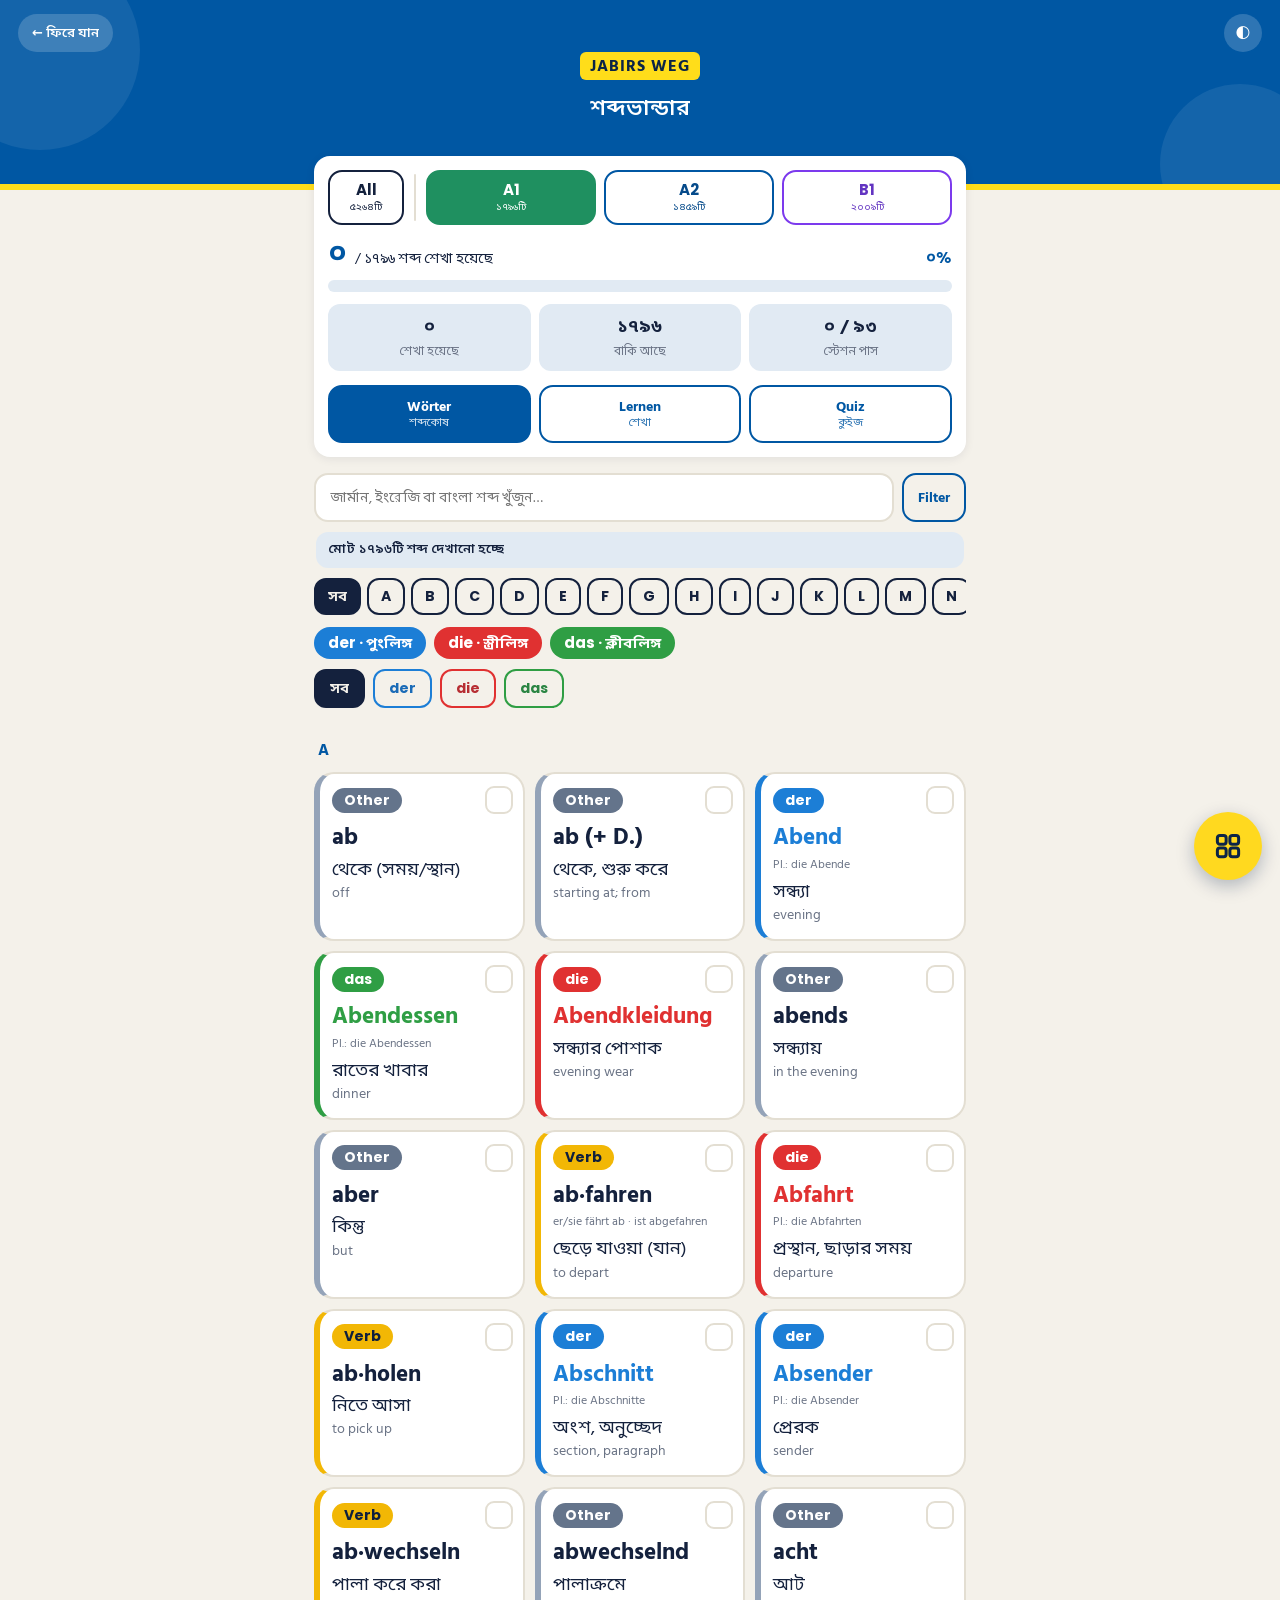
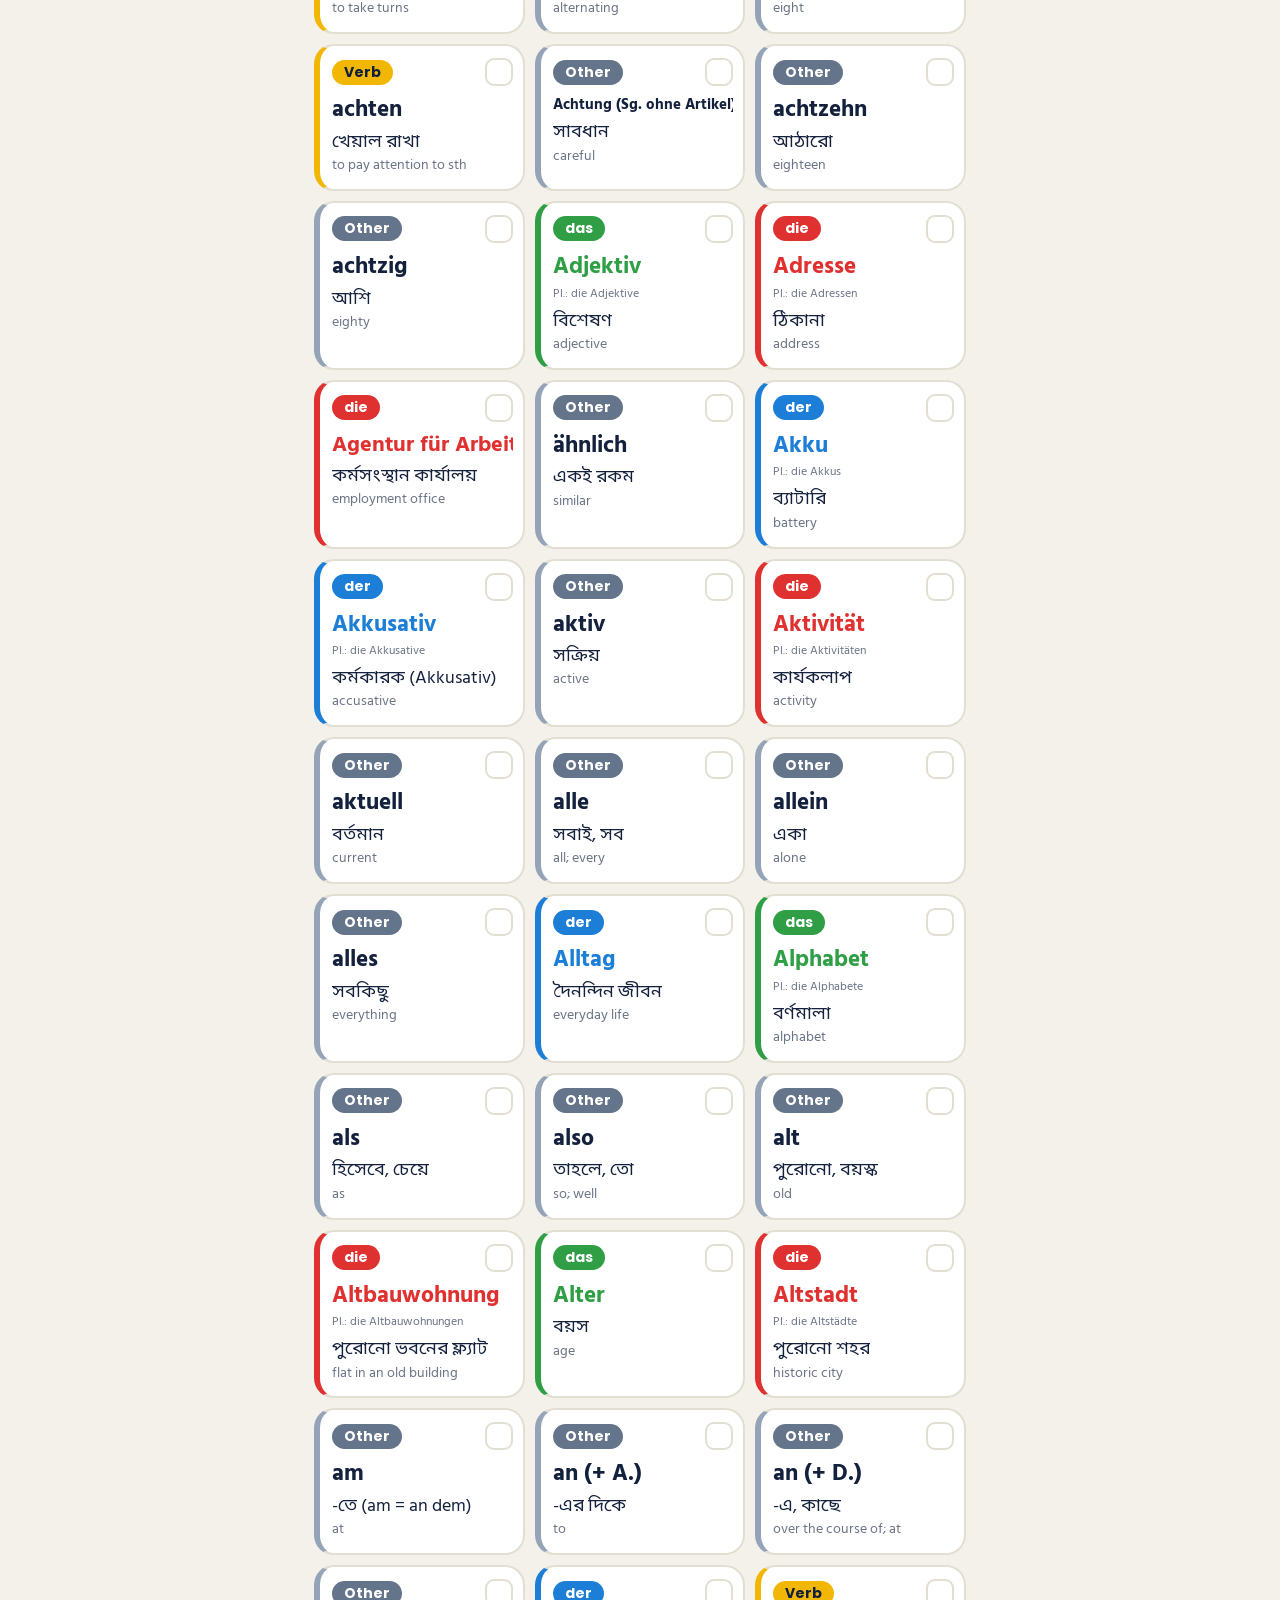
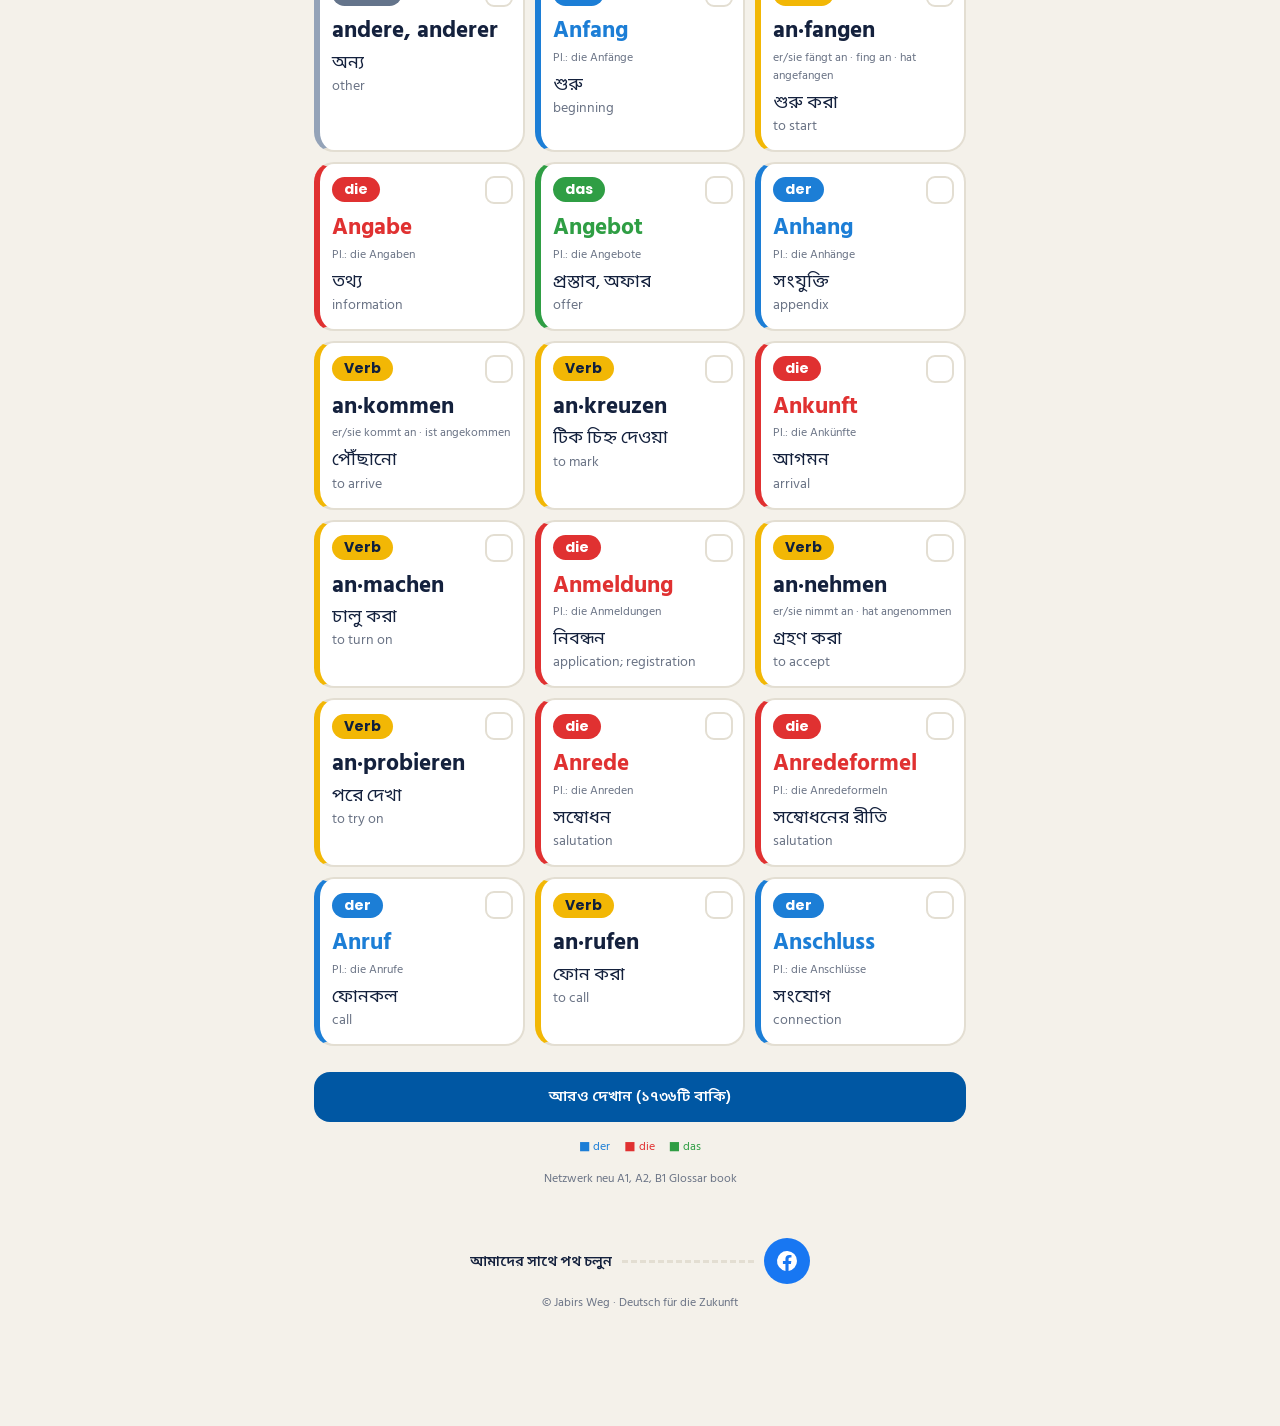
<file: vocab.html>
<!DOCTYPE html>
<html lang="bn">
<head>
<meta charset="utf-8">
<meta name="viewport" content="width=device-width, initial-scale=1, viewport-fit=cover">
<title>Jabirs Weg</title>
<link href="https://fonts.googleapis.com/css2?family=Poppins:wght@400;600;700&family=Hind+Siliguri:wght@400;500;600;700&display=swap" rel="stylesheet">
<style>
:root{--bg:#f3f0ea;--card:#fff;--ink:#0f1f3d;--mute:#7b8494;--line:#e6e2da;--pri:#0057a3;--hd:#0057a3;--l1:#1f9060;--l2:#0057a3;--l3:#7c3aed;--yel:#ffdd1a;--ok:#1f9060;--no:#d6334f;--der:#1c7ed6;--die:#e03131;--das:#2f9e44;--soft:#e1eaf3;
box-sizing:border-box;padding-top:env(safe-area-inset-top,0px);padding-bottom:env(safe-area-inset-bottom,0px)}
@media (prefers-color-scheme:dark){:root:not([data-theme="light"]){--bg:#0b1424;--card:#13203a;--ink:#eef3fb;--mute:#9fb0c8;--line:#24365a;--soft:#1b2d4d;--pri:#5aaeff;--l2:#4da3ff;--der:#4dabf7;--die:#ff6b6b;--das:#51cf66;color-scheme:dark}}
:root[data-theme="dark"]{--bg:#0b1424;--card:#13203a;--ink:#eef3fb;--mute:#9fb0c8;--line:#24365a;--soft:#1b2d4d;--pri:#5aaeff;--l2:#4da3ff;--der:#4dabf7;--die:#ff6b6b;--das:#51cf66;color-scheme:dark}
*{box-sizing:border-box}html,body{margin:0}
body{background:var(--bg);color:var(--ink);font-family:Poppins,'Noto Sans Bengali','Hind Siliguri',system-ui,sans-serif;min-height:100vh;font-size:15px}
.bn{font-family:'Noto Sans Bengali','Hind Siliguri',Poppins,system-ui,sans-serif}
button{font:inherit;cursor:pointer}
.wrap{max-width:760px;margin:0 auto;padding:16px}
header{position:relative;background:var(--hd);color:#fff;border-radius:24px;padding:22px 20px;box-shadow:0 12px 32px rgba(0,87,163,.28);overflow:hidden}
header h1{margin:0;font-size:24px}
header p{margin:4px 0 14px;opacity:.92;font-size:15px}
#th{position:absolute;top:16px;right:16px;border:0;background:rgba(255,255,255,.22);color:#fff;width:40px;height:40px;border-radius:50%;font-size:18px}
.levels{display:flex;gap:8px}
.lv{padding:7px 16px;border-radius:99px;font-weight:600;font-size:13px;border:1px solid rgba(255,255,255,.45)}
.lv.on{background:var(--yel);color:#0f1f3d;border-color:var(--yel)}.lv.soon{opacity:.6}.lv small{font-size:10px;font-weight:400}
.prog{margin-top:16px;font-size:14px;display:flex;justify-content:space-between}
.bar{height:10px;background:rgba(255,255,255,.28);border-radius:9px;margin-top:7px;overflow:hidden}
.bar i{display:block;height:100%;width:0;background:var(--yel);border-radius:9px;transition:width .5s}
.tools{display:flex;gap:8px;margin:16px 0 10px}
.search{flex:1;min-width:0;padding:12px 14px;border-radius:14px;border:1px solid var(--line);background:var(--card);color:var(--ink);font:inherit;font-size:14px}
.seg{display:flex;background:var(--card);border:1px solid var(--line);border-radius:14px;padding:3px}
.seg button{border:0;background:transparent;color:var(--mute);padding:8px 13px;border-radius:11px;font-weight:600;font-size:14px}
.seg button.on{background:var(--hd);color:#fff}
.chips{display:flex;gap:8px;overflow-x:auto;padding:4px 0 10px;scrollbar-width:none}
.chip,.tgb{white-space:nowrap;padding:8px 14px;border-radius:99px;border:1px solid var(--line);background:var(--card);color:var(--ink);font-size:14px}
.chip.on{background:var(--hd);border-color:var(--hd);color:#fff;font-weight:600}
#tg{display:flex;gap:8px;overflow-x:auto;padding-bottom:10px;scrollbar-width:none}
.tgb.on::before{content:"✓ "}
.tgb.on{background:var(--soft);border-color:var(--pri);color:var(--pri);font-weight:600}
.tw{background:var(--card);border:1px solid var(--line);border-radius:20px;overflow:hidden;box-shadow:0 6px 22px rgba(30,40,80,.07)}
table{width:100%;border-collapse:collapse}
th{position:sticky;top:env(safe-area-inset-top,0px);background:var(--hd);color:#fff;text-align:left;font-size:13px;padding:12px 10px;z-index:2}
td{padding:12px 10px;border-top:1px solid var(--line);font-size:15px;vertical-align:middle}
tr[data-o]{animation:fi .3s}
tr[data-o] td:first-child{border-left:5px solid var(--cc)}
tr[data-o]:hover td{background:var(--soft)}
tr.gh td{background:var(--cc);color:#fff;font-weight:700;font-size:14px;padding:9px 12px;border-top:0}
td.g{font-weight:700;font-size:19px;white-space:nowrap}
.der{color:var(--der)}.die{color:var(--die)}.das{color:var(--das)}
td.bt,.bt3{color:var(--pri);font-weight:600;font-size:17px}
td.ac{width:46px;text-align:center}
.ib{width:30px;height:30px;border:0;border-radius:9px;background:var(--soft);color:var(--pri);font-size:13px;margin-left:6px;vertical-align:middle}
.ck{width:32px;height:32px;border-radius:10px;border:2px solid var(--line);background:transparent;color:transparent;font-size:15px}
.ck.on{background:var(--ok);border-color:var(--ok);color:#fff}
.ck.pop{animation:pop .4s}
tr.ex td{background:var(--soft);border-top:0;padding:10px 14px 14px 18px;animation:fi .25s}
.de2{font-weight:600;font-size:16px}.en3{color:var(--mute);font-size:14px;margin:2px 0}
.bl{filter:blur(7px);user-select:none;cursor:pointer}
.empty{text-align:center;color:var(--mute);padding:40px 0}
.qc{background:var(--card);border:1px solid var(--line);border-radius:24px;padding:22px;text-align:center;box-shadow:0 8px 24px rgba(30,40,80,.08)}
.qh{display:flex;justify-content:space-between;color:var(--mute);font-size:13px;margin-bottom:14px}
.qw{font-size:36px;font-weight:700;margin-bottom:4px}
.ops{display:grid;gap:10px;margin-top:18px}
.op{padding:13px;border-radius:16px;border:2px solid var(--line);background:var(--bg);color:var(--ink);text-align:center}
.op span{display:block;font-size:19px;font-weight:600}.op small{color:var(--mute);font-size:12px}
.op.ok{border-color:var(--ok);background:rgba(22,163,74,.15)}.op.no{border-color:var(--no);background:rgba(225,29,72,.15)}.op.dim{opacity:.5}
.big{margin-top:16px;width:100%;padding:14px;border:0;border-radius:16px;background:var(--hd);color:#fff;font-weight:600;font-size:15px}
.res{font-size:52px}
.leg{display:flex;gap:14px;justify-content:center;font-size:12px;margin-top:12px}
.note{margin-top:14px;text-align:center;font-size:12px;color:var(--mute)}
@keyframes pop{0%{transform:scale(.6)}60%{transform:scale(1.25)}100%{transform:scale(1)}}
@keyframes fi{from{opacity:0;transform:translateY(4px)}to{opacity:1;transform:none}}
@media (max-width:440px){td{padding:11px 6px;font-size:14px}td.g{font-size:17px}td.bt{font-size:16px}th{padding:11px 6px}.ib{margin-left:3px;width:26px;height:26px}}
.lv.soon2{opacity:.6}
header::before,header::after{content:"";position:absolute;border-radius:50%;background:rgba(255,255,255,.07);pointer-events:none}
header::before{width:230px;height:230px;left:-80px;top:-100px}header::after{width:200px;height:200px;right:-70px;bottom:-110px}
header>*{position:relative}
.soon{opacity:.45;font-size:13px;font-weight:400}
.stat{color:var(--mute);font-size:13px;margin:2px 2px 8px}
.az{display:flex;gap:6px;overflow-x:auto;padding:2px 0 10px;scrollbar-width:none}
.az .chip{padding:6px 12px;flex:none}
tr.r-der{--cc:var(--der)}tr.r-die{--cc:var(--die)}tr.r-das{--cc:var(--das)}tr.r-vb{--cc:#f2b705}tr.r-ot{--cc:#94a3b8}
tr.gh{scroll-margin-top:46px}tr.gh td{background:var(--hd);font-size:15px}
.qkb{margin-bottom:12px;justify-content:center}
.fm{display:block;font-size:12px;font-weight:400;color:var(--mute);margin-top:1px}
.fbtn{border:1px solid var(--line);background:var(--card);border-radius:14px;padding:0 14px;font-size:14px;font-family:'Noto Sans Bengali','Hind Siliguri',sans-serif;color:var(--ink)}
.filt{display:none}.filt.on{display:block}
.r-der{--cc:var(--der)}.r-die{--cc:var(--die)}.r-das{--cc:var(--das)}.r-vb{--cc:#f2b705}.r-ot{--cc:#94a3b8}
.cards{display:grid;gap:8px;padding:10px 0 4px}
.wc{display:grid;grid-template-columns:1fr 44px;gap:4px 8px;background:var(--card);border:1px solid var(--line);border-left:5px solid var(--cc);border-radius:16px;padding:12px 10px 12px 14px}
.wc>*{grid-column:1}
.wde{font-size:22px;line-height:1.25;color:var(--ink)}
.wde i{font-style:normal;font-size:13px;font-weight:600;margin-right:6px}
.wde.der,.wde.die,.wde.das{color:var(--cc)}
.wde .fm{font-size:12px;font-weight:400;color:var(--mute)}
.wm{display:flex;gap:8px;align-items:baseline;font-size:14px;color:var(--mute)}
.wm.bn{font-size:17px}
.lg{flex:none;font-size:10px;font-weight:700;background:var(--soft);color:var(--mute);border-radius:6px;padding:1px 6px;font-family:Poppins,sans-serif}
.wc .ck{grid-column:2;grid-row:1/4;align-self:center;justify-self:end}
.rail{padding-top:2px}
.stn{position:relative;padding-left:48px;margin-bottom:10px}
.stn::before{content:"";position:absolute;left:19px;top:0;bottom:-10px;width:6px;border-radius:3px;background:repeating-linear-gradient(180deg,var(--line) 0 7px,transparent 7px 12px)}
.stn.done::before{background:repeating-linear-gradient(180deg,var(--ok) 0 7px,transparent 7px 12px)}
.nd{position:absolute;left:8px;top:11px;width:28px;height:28px;border-radius:50%;background:var(--card);border:3px solid var(--line);display:grid;place-items:center;font-weight:700;font-size:12px;color:var(--mute);z-index:1}
.stn.cur .nd{background:var(--yel);border-color:var(--yel);color:#0f1f3d}
.stn.done .nd{background:var(--ok);border-color:var(--ok);color:#fff}
.sh{width:100%;display:flex;align-items:center;gap:10px;text-align:left;border:1px solid var(--line);background:var(--card);color:var(--ink);border-radius:16px;padding:12px 14px}
.stn.open .sh{border-color:var(--hd);box-shadow:0 4px 14px rgba(0,87,163,.15)}
.sl{flex:1}.sl b{font-size:16px}.sl small{display:block;color:var(--mute);font-size:12px;font-family:Poppins,sans-serif}
.sp{font-size:12px;font-weight:700;background:var(--soft);color:var(--pri);border-radius:99px;padding:4px 11px}
button.lv{background:transparent;color:#fff;font:inherit;font-weight:600;font-size:13px;cursor:pointer}
button.lv.on{background:var(--yel);color:#0f1f3d;border-color:var(--yel)}
.tabs{display:flex;gap:6px;margin:14px 0 2px;background:var(--card);border:1px solid var(--line);border-radius:18px;padding:4px}
.tabs button{flex:1;border:0;background:transparent;color:var(--mute);padding:10px 4px;border-radius:14px;font:inherit;font-weight:600;font-size:14px;cursor:pointer}
.tabs button.on{background:var(--hd);color:#fff}
.lh{font-weight:700;font-size:16px;color:var(--pri);padding:8px 4px 0;scroll-margin-top:8px}
.stn.lock .sh{opacity:.55}.stn.lock .nd{font-size:10px}
.fcard{background:var(--card);border:1px solid var(--line);border-radius:22px;padding:34px 16px;margin:12px 0;text-align:center;cursor:pointer;min-height:210px;display:flex;flex-direction:column;justify-content:center;align-items:center;gap:6px}
.fw{font-size:34px;font-weight:700}.fe{font-size:20px;color:var(--mute);margin-top:12px}.fb{font-size:27px;font-weight:600;color:var(--pri)}
.hint{font-size:13px;color:var(--mute);margin-top:14px}
.two{display:grid;grid-template-columns:1fr 1fr;gap:10px}
.ghost{margin-top:10px;width:100%;padding:12px;border-radius:16px;border:1px solid var(--line);background:var(--card);color:var(--ink);font:inherit;font-weight:600;cursor:pointer}
.lb{font-size:11px;font-weight:700;background:var(--soft);color:var(--pri);border-radius:6px;padding:1px 6px;margin-left:8px;vertical-align:middle;font-family:Poppins,sans-serif}
.lvrow{display:flex;gap:8px;align-items:stretch;margin:14px 0 0}
.lvb{flex:1;border:2px solid var(--c);background:transparent;color:color-mix(in srgb,var(--c) 75%,var(--ink));border-radius:14px;padding:10px 6px;font-weight:700;font-size:15px;font-family:Poppins,sans-serif;line-height:1.1;cursor:pointer}
.lvb small{display:block;font-size:10px;font-weight:400;font-family:'Noto Sans Bengali','Hind Siliguri',sans-serif;margin-top:3px}
.lvb.l1{--c:var(--l1);--t:#fff}.lvb.l2{--c:var(--l2);--t:#fff}.lvb.l3{--c:var(--l3);--t:#fff}
.lvb.all{--c:var(--ink);--t:var(--bg);flex:0 0 64px}
.lvb.on{background:var(--c);color:var(--t)}
.vd{width:2px;background:var(--line);border-radius:2px;margin:4px 2px}
.lb.l1{background:var(--l1);color:#fff}.lb.l2{background:var(--l2);color:#fff}.lb.l3{background:var(--l3);color:#fff}
/* unified box style */
.tabs{background:none;border:0;padding:0;gap:8px}
.tabs button{border:2px solid var(--pri);background:transparent;color:var(--pri);border-radius:14px;padding:11px 4px;font-weight:700}
.tabs button.on{background:var(--hd);border-color:var(--hd);color:#fff}
.search{border:2px solid var(--line);border-radius:14px}.search:focus{outline:0;border-color:var(--pri)}
.fbtn{border:2px solid var(--pri);color:var(--pri);border-radius:14px;font-weight:700;background:transparent}
.fbtn.on{background:var(--hd);border-color:var(--hd);color:#fff}
.chip{--c:var(--ink);--t:var(--bg);border:2px solid var(--c);background:transparent;color:color-mix(in srgb,var(--c) 80%,var(--ink));border-radius:12px;font-weight:700;padding:7px 14px;font-family:Poppins,'Noto Sans Bengali','Hind Siliguri',sans-serif}
.chip.on{background:var(--c);border-color:var(--c);color:var(--t);font-weight:700}
.chip[data-c="N"]{--c:var(--der);--t:#fff}.chip[data-c="V"]{--c:#f2b705;--t:#0f1f3d}.chip[data-c="ADJ"]{--c:#ea580c;--t:#fff}.chip[data-c="ADV"]{--c:#0891b2;--t:#fff}.chip[data-c="O"]{--c:#64748b;--t:#fff}
.tgb{border:2px solid var(--pri);background:transparent;color:var(--pri);border-radius:12px;font-weight:700;padding:8px 14px}
.tgb.on{background:var(--hd);border-color:var(--hd);color:#fff}
.seg{background:none;border:0;padding:0;gap:8px;display:flex}
.seg button{flex:1;border:2px solid var(--pri);background:transparent;color:var(--pri);border-radius:14px;padding:10px;font-weight:700}
.seg button.on{background:var(--hd);border-color:var(--hd);color:#fff}
.stat{background:var(--soft);border-radius:12px;padding:8px 12px;color:var(--ink);font-weight:600}
.sh{border:2px solid var(--line)}
.stn.done .sh{border-color:var(--ok)}.stn.cur .sh{border-color:var(--yel)}.stn.open .sh{border-color:var(--hd)}.stn.lock .sh{border-style:dashed}
.wc{border:2px solid var(--line);border-left:5px solid var(--cc)}
.fcard,.qc{border:2px solid var(--line)}
.ghost{border:2px solid var(--pri);color:var(--pri);background:transparent}
/* hero + progress card */
header{text-align:center;padding:28px 18px 62px;background:var(--hd)}
header h1{font-size:40px;margin:16px 0 6px;font-weight:700;font-family:Poppins,sans-serif;letter-spacing:-.01em}
header p{margin:0 auto;font-size:16px;max-width:300px;opacity:.95}
.badge{display:inline-block;background:var(--yel);color:#0f1f3d;font-weight:700;letter-spacing:.08em;font-size:13px;padding:8px 16px;border-radius:10px;font-family:Poppins,sans-serif}
.pcard{position:relative;z-index:2;background:var(--card);border:2px solid var(--line);border-radius:22px;padding:16px;margin:-38px 12px 0;box-shadow:0 12px 28px rgba(15,31,61,.14)}
.prow{display:flex;align-items:center;gap:14px}
.ring{width:84px;height:84px;flex:none}
.rb{fill:none;stroke:var(--soft);stroke-width:8}
.rf{fill:none;stroke:var(--hd);stroke-width:8;stroke-linecap:round;stroke-dasharray:213.6;stroke-dashoffset:213.6;transition:stroke-dashoffset .6s}
.ring text{font-size:17px;font-weight:700;fill:var(--ink);font-family:'Noto Sans Bengali','Hind Siliguri',Poppins,sans-serif}
.pt1{color:var(--mute);font-size:14px}
.pt2 b{font-size:32px;color:var(--pri);line-height:1.1}.pt2 span{font-size:14px;color:var(--ink)}
.pst{display:grid;grid-template-columns:repeat(3,1fr);gap:8px;margin-top:14px;padding-top:14px;border-top:2px dashed var(--line);text-align:center}
.pst b{display:block;font-size:19px;color:var(--ink)}.pst small{color:var(--mute);font-size:12px}
/* unified top panel */
.top{background:var(--card);border:2px solid var(--line);border-radius:24px;overflow:hidden;box-shadow:0 10px 28px rgba(15,31,61,.08)}
.tb{position:relative;background:var(--hd);color:#fff;padding:18px 16px 20px;display:flex;align-items:center;justify-content:space-between;gap:12px;overflow:hidden}
.tb::before,.tb::after{content:"";position:absolute;border-radius:50%;background:rgba(255,255,255,.07);pointer-events:none}
.tb::before{width:200px;height:200px;left:-70px;top:-100px}.tb::after{width:170px;height:170px;right:-50px;bottom:-100px}
.tb>*{position:relative}
.tb .badge{font-size:13px;padding:7px 13px}
.tsub{margin-top:9px;font-size:14px;opacity:.95}
.tb #th{position:relative;top:auto;right:auto;flex:none;width:38px;height:38px;border-radius:50%;border:0;background:rgba(255,255,255,.2);color:#fff;font-size:17px;cursor:pointer}
.tbody{padding:14px;display:grid;gap:14px}
.tbody .lvrow,.tbody .tabs{margin:0}
.pl{display:flex;align-items:baseline;gap:8px}
.pl b{font-size:30px;line-height:1;color:var(--pri)}.pl span{font-size:14px;color:var(--ink);flex:1}.pl em{font-style:normal;font-weight:700;color:var(--pri);font-size:16px}
.bar2{height:12px;background:var(--soft);border-radius:99px;overflow:hidden;margin:10px 0 12px}
.bar2 i{display:block;height:100%;width:0;background:var(--yel);border-radius:99px;transition:width .5s}
.pst{display:grid;grid-template-columns:repeat(3,1fr);gap:8px;text-align:center;border:0;margin:0;padding:0}
.pst>div{background:var(--soft);border-radius:12px;padding:9px 4px}
.pst b{display:block;font-size:18px;color:var(--ink)}.pst small{color:var(--mute);font-size:12px}
.lvh{font-weight:700;font-size:14px;margin:14px 0 8px 48px;padding:4px 12px;border-radius:8px;display:inline-block;color:#fff;font-family:Poppins,'Noto Sans Bengali','Hind Siliguri',sans-serif}
.lvh.l1{background:var(--l1)}.lvh.l2{background:var(--l2)}.lvh.l3{background:var(--l3)}
.sh .lb{margin:0 8px 0 0}
/* colourful word cards */
.cards{grid-template-columns:repeat(2,minmax(0,1fr));gap:10px}
@media (min-width:720px){.cards{grid-template-columns:repeat(3,minmax(0,1fr))}}
.cards>.lh,.cards>.big,.cards>.ghost,.cards>.en3{grid-column:1/-1}
.wc{display:flex;flex-direction:column;gap:2px;padding:12px 12px 14px 14px;border:2px solid var(--line);border-left:6px solid var(--cc);border-radius:20px;min-width:0;background:var(--card)}
.wc>*{grid-column:auto}
.wc .ck{grid-column:auto;grid-row:auto;align-self:auto;justify-self:auto;margin-left:auto;width:28px;height:28px;font-size:13px;border-radius:9px}
.wtop{display:flex;align-items:center;gap:6px;flex-wrap:wrap}
.ap{display:inline-block;background:var(--cc,#64748b);color:#fff;border-radius:99px;padding:2px 12px;font-weight:700;font-size:14px;font-family:Poppins,'Noto Sans Bengali','Hind Siliguri',sans-serif;line-height:1.5}
.ap.der{background:var(--der);color:#fff}.ap.die{background:var(--die);color:#fff}.ap.das{background:var(--das);color:#fff}
.ap.vb{background:#f2b705;color:#0f1f3d}.ap.ot{background:#64748b;color:#fff}
.wde{font-size:23px;font-weight:700;line-height:1.2;margin-top:8px;overflow-wrap:anywhere;color:var(--ink)}
.wde.der,.wde.die,.wde.das{color:var(--cc)}
.wbn{font-size:18px;color:var(--ink);margin-top:4px;line-height:1.35}
.wen{font-size:14px;color:var(--mute);line-height:1.35}
.wc .fm{font-size:12px;margin-top:2px}
.leg2{display:flex;gap:8px;flex-wrap:wrap;margin:2px 0 10px}
.leg2 .ap{font-size:15px;padding:5px 14px}
.arf{display:flex;gap:8px;margin-bottom:12px}
.chip[data-ar="der"]{--c:var(--der);--t:#fff}.chip[data-ar="die"]{--c:var(--die);--t:#fff}.chip[data-ar="das"]{--c:var(--das);--t:#fff}
.lvb.all{flex:0 0 76px}
.wde{white-space:nowrap;overflow:hidden;overflow-wrap:normal;text-overflow:clip}
.wc{padding:12px 10px 14px 12px}
.end{text-align:center;color:var(--mute);font-size:13px;padding:6px 0 0 48px}

td.g{white-space:normal}
@media (max-width:640px){
.wrap{padding:12px}
header{padding:18px 16px}
.tw{overflow:visible;background:none;border:0;box-shadow:none}
table,tbody{display:block}thead{display:none}
tr[data-o]{display:grid;grid-template-columns:1fr 44px;grid-template-areas:"g a" "e a" "b a";gap:3px 8px;background:var(--card);border:1px solid var(--line);border-left:5px solid var(--cc);border-radius:16px;padding:12px 12px 12px 14px;margin-bottom:8px}
tr[data-o] td{display:block;border:0!important;padding:0!important;background:none!important;width:auto}
tr[data-o] td.g{grid-area:g;font-size:20px;line-height:1.3}
tr[data-o] td:nth-child(2){grid-area:e;color:var(--mute);font-size:14px}
tr[data-o] td.bt{grid-area:b;font-size:18px}
tr[data-o] td.ac{grid-area:a;align-self:center;text-align:right}
tr.gh{display:block;margin:14px 0 8px}
tr.gh td{display:block;border-radius:10px;padding:8px 14px!important;background:var(--hd)!important}
tr.ex{display:block;background:var(--soft);border-radius:14px;margin:-4px 0 10px;padding:10px 14px}
tr.ex td{display:block;padding:0!important;border:0;background:none!important}
}
.sm{color:var(--mute);font-size:13px}

/* ===== সাইটের সাথে মেলানো হিরো, কার্ড ও ফুটার ===== */
:root{--bg:#f4f1ea;--ink:#14213d;--mute:#6a7385;--line:#e3ded2}
@media (prefers-color-scheme:dark){:root:not([data-theme="light"]){--bg:#0e1625;--card:#16213a;--ink:#f1f4fa;--mute:#9aa6bf;--line:#2a3860}}
:root[data-theme="dark"]{--bg:#0e1625;--card:#16213a;--ink:#f1f4fa;--mute:#9aa6bf;--line:#2a3860}
body{font-family:'Noto Sans Bengali','Hind Siliguri',system-ui,sans-serif;line-height:1.5}
.jh{background:var(--hd);color:#fff;padding:calc(env(safe-area-inset-top,0px) + 14px) 18px 56px;position:relative;text-align:center;overflow:hidden}
.jh:before,.jh:after{content:"";position:absolute;border-radius:50%;background:rgba(255,255,255,.08)}
.jh:before{width:200px;height:200px;left:-60px;top:-50px}.jh:after{width:160px;height:160px;right:-40px;bottom:-60px}
.jt{display:flex;justify-content:space-between;align-items:center;position:relative;z-index:1;min-height:38px}
.jb{background:rgba(255,255,255,.18);color:#fff;border:0;border-radius:99px;padding:6px 14px;font:600 13px 'Noto Sans Bengali','Hind Siliguri',system-ui,sans-serif;min-height:38px}
.jt #th{position:static;width:38px;height:38px;border-radius:50%;border:0;background:rgba(255,255,255,.18);color:#fff;font-size:17px;padding:0}
.jbr{display:inline-block;background:var(--yel);color:#0b2447;font-weight:700;font-size:16px;letter-spacing:1px;text-transform:uppercase;padding:2px 10px;border-radius:6px;position:relative;z-index:1;font-family:'Noto Sans Bengali','Hind Siliguri',system-ui,sans-serif}
.jhi{font-size:22px;font-weight:600;margin:12px 0 2px;min-height:34px;position:relative;z-index:1}
.jst{height:6px;background:var(--yel)}
.wrap{max-width:520px;margin:-34px auto 0;padding:0 14px 20px;position:relative;z-index:2}
@media(min-width:600px){.wrap{max-width:680px}}
.top{background:var(--card);border:0;border-radius:16px;box-shadow:0 2px 10px rgba(0,30,70,.08)}
.tb{display:none}
.hc{border:0;border-left:8px solid var(--c);border-radius:16px;box-shadow:0 2px 10px rgba(0,30,70,.08)}
.hub{margin-top:14px}
footer{text-align:center;color:var(--mute);font-size:12px;padding:10px}
.fbi{display:inline-grid;place-items:center;width:46px;height:46px;border-radius:50%;background:#1877f2;color:#fff;margin:4px 0 8px}
.fbw{display:flex;align-items:center;gap:10px;max-width:340px;margin:8px auto 10px;color:var(--ink);text-decoration:none;font-size:14px;font-weight:600}.fbl{flex:1;border-top:3px dashed var(--line)}.fbw .fbi{margin:0;flex:none}

.tabs button .g{display:block;font-weight:700;line-height:1.25}
.tabs button small{display:block;font-size:11px;font-weight:500;opacity:.85;line-height:1.25;margin-top:1px}
.lg{width:100%;display:flex;align-items:center;justify-content:space-between;gap:10px;text-align:left;margin:10px 0 0;padding:14px 16px;background:var(--card);color:var(--ink);border:0;border-left:8px solid var(--gc);border-radius:16px;box-shadow:0 2px 10px rgba(0,30,70,.08)}
.lg.l1{--gc:#1e8e5a}.lg.l2{--gc:#0c8599}.lg.l3{--gc:#6f42c1}
.lg .gt{display:flex;flex-direction:column;line-height:1.3}.lg b{font-size:20px;font-family:Poppins,'Noto Sans Bengali','Hind Siliguri',sans-serif;color:var(--gc)}.lg small{font-size:13px;color:var(--mute);font-weight:500}
.lg .gc{width:11px;height:11px;border-right:3px solid var(--mute);border-bottom:3px solid var(--mute);transform:rotate(-45deg);transition:transform .2s;margin-right:4px;flex:none}
.lg.on .gc{transform:rotate(45deg)}
.lgb{display:none;padding-top:12px}.lgb.on{display:block;animation:jwin .28s ease both}
/* ===== লেখা বক্সের বাইরে যাওয়া ঠেকানো ===== */
.cards small,.cards b,.cards span,.cards div,.fm{overflow-wrap:anywhere;hyphens:auto}
.cards>*{min-width:0}
/* ===== স্মুথ ===== */
@view-transition{navigation:auto}
::view-transition-old(root),::view-transition-new(root){animation-duration:.22s}
html{background:var(--bg);scroll-behavior:smooth;-webkit-tap-highlight-color:transparent}
body,.card,.top,.tbody,footer,input{transition:background-color .25s ease,color .25s ease,border-color .25s ease}
button,a,.hc,.cc,.ht{transition:transform .15s ease,background-color .25s ease,color .25s ease,border-color .25s ease,opacity .2s ease,box-shadow .25s ease}
button:active,.hc:active,.cc:active,.ht:active{transform:scale(.97)}
@keyframes jwin{from{opacity:0;transform:translateY(8px)}to{opacity:1;transform:none}}
.jwa{animation:jwin .28s ease both}
@media (prefers-reduced-motion:reduce){*,*:before,*:after{animation:none!important;transition:none!important;scroll-behavior:auto!important}}
.wrap,main{animation:jwin .35s ease both}
.jt{justify-content:flex-end}
</style>
<script>try{var _s=localStorage.getItem("th");if(_s)document.documentElement.setAttribute("data-theme",_s)}catch(e){}</script>
<link rel="manifest" href="manifest.webmanifest">
<meta name="mobile-web-app-capable" content="yes">
<meta name="apple-mobile-web-app-capable" content="yes">
<meta name="apple-mobile-web-app-title" content="Jabirs Weg">
<meta name="apple-mobile-web-app-status-bar-style" content="black-translucent">
<link rel="icon" href="favicon.ico?v=1" sizes="any">
<link rel="icon" type="image/png" sizes="192x192" href="icon-192.png?v=1">
<link rel="apple-touch-icon" href="apple-touch-icon.png?v=1">
<meta name="theme-color" content="#0058a3">
<link rel="preload" href="bn-400.woff" as="font" type="font/woff" crossorigin>
<link rel="preload" href="bn-700.woff" as="font" type="font/woff" crossorigin>
<link rel="stylesheet" href="fonts.css?v=1">
</head>
<body>
<div class="jh"><div class="jt"><button id="th" aria-label="theme">◐</button></div><div class="jbr">Jabirs Weg</div><div class="jhi" id="ts">শব্দভান্ডার</div></div>
<div class="jst"></div>
<div class="wrap">
<div class="top">
<div class="tbody">
<div class="lvrow bn" id="lvs"></div>
<div class="pr bn">
<div class="pl"><b id="pn">০</b><span id="pl"></span><em id="pp">০%</em></div>
<div class="bar2"><i id="pb2"></i></div>
<div class="pst"><div><b id="s1">০</b><small>শেখা হয়েছে</small></div><div><b id="s2">০</b><small>বাকি আছে</small></div><div><b id="s3">০</b><small>স্টেশন পাস</small></div></div>
</div>
<div class="tabs bn" id="tabs"></div>
</div>
</div>
<div class="tools" id="tl">
<input class="search" id="q" placeholder="জার্মান, ইংরেজি বা বাংলা শব্দ খুঁজুন…" aria-label="search">
<button id="fb" class="fbtn" aria-label="filter">Filter</button>
</div>
<div id="filt" class="filt"><div class="chips bn" id="chips"></div>
<div id="tg" class="bn"><button class="tgb" data-t="unk">যে শব্দ এখনও শিখিনি</button><button class="tgb" data-t="wr" id="wrb">কুইজে ভুল করা শব্দ</button><button class="tgb" data-t="hide">অর্থ ঢেকে রাখুন</button></div>
</div><div class="stat bn" id="st"></div>
<div class="az" id="az"></div>
<div id="view"></div>
<div class="leg"><span class="der">■ der</span><span class="die">■ die</span><span class="das">■ das</span></div>
<p class="note bn">Netzwerk neu A1, A2, B1 Glossar book</p>
</div>
<footer><a class="fbw" href="https://www.facebook.com/share/1PiMuePZN2/" target="_blank" rel="noopener" aria-label="Facebook পেজে যান"><span>আমাদের সাথে পথ চলুন</span><i class="fbl"></i><span class="fbi"><svg viewBox="0 0 24 24" width="24" height="24" fill="currentColor"><path d="M22 12a10 10 0 1 0-11.56 9.88v-6.99H7.9V12h2.54V9.8c0-2.5 1.49-3.89 3.78-3.89 1.09 0 2.24.2 2.24.2v2.46h-1.26c-1.24 0-1.63.77-1.63 1.56V12h2.78l-.44 2.89h-2.34v6.99A10 10 0 0 0 22 12z"/></svg></span></a><div>© Jabirs Weg · Deutsch für die Zukunft</div></footer>
<script src="words-a1.js?v=1"></script>
<script src="words-a2.js?v=1"></script>
<script src="words-b1.js?v=1"></script>
<script src="vocab-app.js?v=2"></script>
<script src="nav.js?v=4"></script>
<script src="pwa.js?v=1"></script>
</body>
</html>
</file>
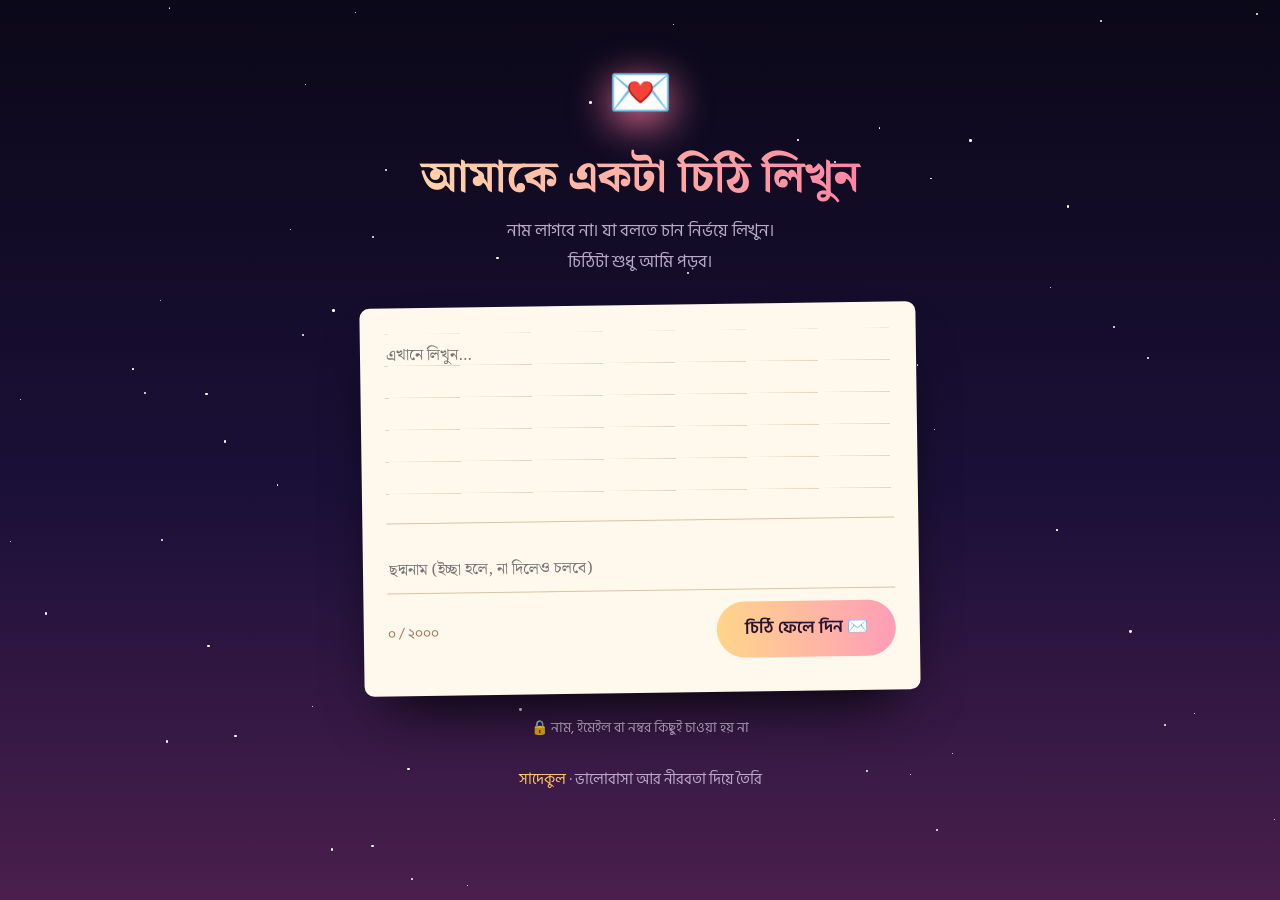
<file: write.html>
<!DOCTYPE html>
<html lang="bn">
<head>
<meta charset="utf-8">
<meta name="viewport" content="width=device-width, initial-scale=1, viewport-fit=cover">
<title>আমাকে একটা চিঠি লিখুন | সাদেকুল</title>
<meta name="description" content="নাম লাগবে না। যা বলতে চান নির্ভয়ে লিখুন। চিঠিটা শুধু আমি পড়ব।">
<meta property="og:title" content="আমাকে একটা নামহীন চিঠি লিখুন 💌">
<meta property="og:description" content="নাম লাগবে না। যা বলতে চান নির্ভয়ে লিখুন। চিঠিটা শুধু আমি পড়ব।">
<meta property="og:url" content="https://sadequl.me/write.html">
<link rel="icon" href="data:image/svg+xml,<svg xmlns='http://www.w3.org/2000/svg' viewBox='0 0 100 100'><text y='.9em' font-size='90'>💌</text></svg>">
<link href="https://fonts.googleapis.com/css2?family=Hind+Siliguri:wght@400;500;600&family=Noto+Serif+Bengali:wght@500;800&display=swap" rel="stylesheet">
<style>
:root{--ink:#fdf3e4;--mute:#b9a9c9;--gold:#ffc36b;--rose:#ff7aa2}
*{box-sizing:border-box;margin:0}
body{min-height:100vh;min-height:100svh;background:linear-gradient(180deg,#0b0818 0%,#1b1038 55%,#4a1f4d 100%);background-attachment:fixed;color:var(--ink);font-family:'Hind Siliguri',sans-serif;font-size:17px;line-height:1.85;overflow-x:hidden}
.star{position:fixed;background:#fff;border-radius:50%;animation:tw 3s ease-in-out infinite;z-index:0}
@keyframes tw{50%{opacity:.15;transform:scale(.5)}}
.wrap{position:relative;z-index:1;max-width:600px;margin:auto;padding:46px 22px 30px}
.top{text-align:center;margin-bottom:26px}
.top .em{font-size:52px;display:inline-block;animation:fl 4s ease-in-out infinite;filter:drop-shadow(0 10px 20px #ff7aa2)}
@keyframes fl{50%{transform:translateY(-10px) rotate(-5deg)}}
h1{font-family:'Noto Serif Bengali',serif;font-weight:800;font-size:clamp(30px,7vw,44px);line-height:1.4;margin:6px 0;background:linear-gradient(100deg,#ffe0a8,var(--rose));-webkit-background-clip:text;background-clip:text;color:transparent}
.top p{color:var(--mute)}
.pad{background:#fff8ec;color:#4a3326;border-radius:10px;padding:22px 24px 26px;box-shadow:0 30px 60px -25px #000;transform:rotate(-.8deg)}
.pad input,.pad textarea{width:100%;font-family:'Noto Serif Bengali',serif;font-size:16px;color:#4a3326;border:0;border-bottom:1px solid #d8c3a5;background:transparent;padding:6px 2px;outline:none;line-height:2}
.pad textarea{height:190px;resize:none;background:repeating-linear-gradient(transparent,transparent 31px,#e6d3b8 32px);margin:4px 0 14px}
.row{display:flex;justify-content:space-between;align-items:center;gap:10px;flex-wrap:wrap;margin-top:12px}
.pad small{color:#a07a5c}
.btn{display:inline-block;padding:12px 28px;border-radius:40px;font:inherit;font-weight:600;color:#2a1330;background:linear-gradient(90deg,#ffd58a,#ff9db8);border:0;cursor:pointer;transition:.3s}
.btn:hover{transform:translateY(-3px);box-shadow:0 14px 30px -10px #ff9db8}
.btn:disabled{opacity:.6}
.safe{text-align:center;color:var(--mute);font-size:14px;margin-top:22px}
footer{text-align:center;color:var(--mute);font-size:15px;margin-top:26px}
footer a{color:var(--gold);text-decoration:none}
</style>
</head>
<body>
<div class="wrap">
<div class="top"><div class="em">💌</div><h1>আমাকে একটা চিঠি লিখুন</h1><p>নাম লাগবে না। যা বলতে চান নির্ভয়ে লিখুন।<br>চিঠিটা শুধু আমি পড়ব।</p></div>
<div class="pad">
<div id="frm">
<textarea id="tx" maxlength="2000" placeholder="এখানে লিখুন…"></textarea>
<input id="nm" maxlength="40" placeholder="ছদ্মনাম (ইচ্ছা হলে, না দিলেও চলবে)">
<input id="hp" tabindex="-1" autocomplete="off" style="position:absolute;left:-9999px" aria-hidden="true">
<div class="row"><small id="cnt">০ / ২০০০</small><button class="btn" id="go">চিঠি ফেলে দিন ✉️</button></div>
<small id="msg" style="display:block;margin-top:8px"></small>
</div>
<div id="ok" style="display:none;text-align:center;padding:30px 0"><div style="font-size:50px">🕊️</div><div style="font-family:'Noto Serif Bengali',serif;font-size:24px;margin:6px 0">চিঠি পৌঁছে গেছে</div><small>আপনার কথা শোনার জন্য ধন্যবাদ।</small><br><button class="btn" id="again" style="margin-top:16px">আরেকটা লিখুন</button></div>
</div>
<div class="safe">🔒 নাম, ইমেইল বা নম্বর কিছুই চাওয়া হয় না</div>
<footer><a href="https://sadequl.me">সাদেকুল</a> · ভালোবাসা আর নীরবতা দিয়ে তৈরি</footer>
</div>
<script>
for(var i=0;i<60;i++){var s=document.createElement('div');s.className='star';s.style.left=Math.random()*100+'%';s.style.top=Math.random()*100+'%';s.style.animationDelay=Math.random()*3+'s';var z=Math.random()*2+1;s.style.width=s.style.height=z+'px';document.body.appendChild(s)}
var SB_URL='https://ujpenevdzvferrmxesbd.supabase.co',SB_KEY='sb_publishable_excsOgo4mpXthu4ZzFJ4aQ_-htayOUY';
var tx=document.getElementById('tx'),msg=document.getElementById('msg'),bn=function(n){return n.toLocaleString('bn-BD',{useGrouping:false})};
tx.oninput=function(){document.getElementById('cnt').textContent=bn(tx.value.length)+' / '+bn(2000)};
function done(){document.getElementById('frm').style.display='none';document.getElementById('ok').style.display='block'}
document.getElementById('again').onclick=function(){tx.value='';document.getElementById('nm').value='';tx.oninput();document.getElementById('ok').style.display='none';document.getElementById('frm').style.display='block'};
document.getElementById('go').onclick=async function(){
var t=tx.value.trim(),n=document.getElementById('nm').value.trim(),b=this;
if(!t){tx.focus();msg.textContent='আগে কিছু লিখুন।';return}
if(document.getElementById('hp').value){done();return}
try{if(Date.now()-(+localStorage.getItem('lt')||0)<60000){msg.textContent='একটু অপেক্ষা করে আবার পাঠান।';return}}catch(e){}
b.disabled=true;msg.textContent='';
try{var r=await fetch(SB_URL+'/rest/v1/letters',{method:'POST',headers:{apikey:SB_KEY,'Content-Type':'application/json',Prefer:'return=minimal'},body:JSON.stringify({body:t,pen_name:n||null})});
if(!r.ok)throw 0;try{localStorage.setItem('lt',Date.now())}catch(e){}done()}
catch(e){msg.textContent='পাঠানো গেল না, একটু পরে আবার চেষ্টা করুন।'}
b.disabled=false};
</script>
</body>
</html>
</file>
<file: base.css>
:root{--bg:#f4f1ea;--card:#fff;--ink:#14213d;--mute:#6a7385;--line:#e3ded2;--yel:#ffda1a;--p:#0058a3;box-sizing:border-box;padding-bottom:env(safe-area-inset-bottom,0px)}
@media(prefers-color-scheme:dark){:root:not([data-theme="light"]){--bg:#0e1625;--card:#16213a;--ink:#f1f4fa;--mute:#9aa6bf;--line:#2a3860}}
*{box-sizing:border-box}
body{margin:0;background:var(--bg);color:var(--ink);font-family:'Noto Sans Bengali','Hind Siliguri',system-ui,sans-serif;line-height:1.5;--soft:color-mix(in srgb,var(--p) 12%,var(--card))}
.hero{background:var(--p);color:#fff;padding:calc(env(safe-area-inset-top,0px) + 14px) 18px 56px;position:relative;text-align:center;overflow:hidden}
.hero:before,.hero:after{content:"";position:absolute;border-radius:50%;background:rgba(255,255,255,.08)}
.hero:before{width:200px;height:200px;left:-60px;top:-50px}.hero:after{width:160px;height:160px;right:-40px;bottom:-60px}
.top{display:flex;justify-content:space-between;position:relative;z-index:1;min-height:32px}
.top button{background:rgba(255,255,255,.18);color:#fff;padding:6px 14px;font-size:13px}
.brand{display:inline-block;margin-top:6px;background:var(--yel);color:#0b2447;font-weight:700;font-size:32px;letter-spacing:1px;text-transform:uppercase;padding:4px 18px;border-radius:6px;position:relative;z-index:1}
.brand.sm{font-size:16px;padding:2px 10px;margin:0}
.hi{font-size:22px;font-weight:600;margin:14px 0 2px;min-height:34px;position:relative;z-index:1}
.tag{opacity:.9;margin:0;position:relative;z-index:1}
.big{font-size:76px;font-weight:700;line-height:1;margin-top:6px;color:var(--yel);position:relative;z-index:1}
.stripe{height:6px;background:var(--yel)}
main{max-width:520px;margin:-34px auto 0;padding:0 14px 40px;position:relative;z-index:2}
.card{background:var(--card);border-radius:16px;padding:18px;margin-top:14px;box-shadow:0 2px 10px rgba(0,30,70,.08)}
h2{margin:0 0 4px;font-size:18px}
.sub{color:var(--mute);font-size:14px;margin:0}
.cc{display:flex;align-items:center;gap:14px;width:100%;text-align:left;background:var(--card);color:var(--ink);border-radius:16px;padding:14px;margin-top:12px;border:0;border-left:8px solid var(--c);box-shadow:0 2px 10px rgba(0,30,70,.08)}
.cc em{font-style:normal;font-weight:700;font-size:28px;background:var(--c);color:#fff;border-radius:14px;width:64px;height:64px;display:grid;place-items:center;flex:none}
.cc b{display:block;font-size:17px}.cc small{color:var(--mute);font-size:13px;font-weight:400}
.cc span.go{margin-left:auto;font-size:22px;color:var(--c)}
.free{display:flex;justify-content:space-between;align-items:baseline}
.free b{font-size:22px;color:var(--p)}
.seats{display:grid;grid-template-columns:repeat(10,1fr);gap:5px;margin-top:10px}
.seats i{aspect-ratio:1;border-radius:6px;border:2px solid var(--line);background:var(--soft)}
.seats i.t{background:var(--p);border-color:var(--p)}
ul.lrn{margin:8px 0 0;padding-left:20px;font-size:15px}
label.f{display:block;font-size:14px;font-weight:500;margin-top:10px}
.t{width:100%;padding:12px;margin-top:4px;border:1px solid var(--line);border-radius:10px;background:var(--bg);color:var(--ink);font:inherit}
button{font:inherit;font-weight:600;cursor:pointer;border:0;border-radius:24px;padding:12px 18px;background:var(--p);color:#fff}
button.y{background:var(--yel);color:#0b2447}
button.g{background:transparent;color:var(--ink);border:1px solid var(--line)}
.w{width:100%;margin-top:16px;font-size:16px}
.msg{margin-top:10px;font-size:14px;color:#c0392b}
.ticket{background:var(--p);color:#fff;border-radius:16px;padding:18px;position:relative;text-align:center;margin-top:14px}
.ticket:before,.ticket:after{content:"";position:absolute;top:56%;width:22px;height:22px;border-radius:50%;background:var(--bg)}
.ticket:before{left:-11px}.ticket:after{right:-11px}
.ticket .no{font-size:34px;font-weight:700;color:var(--yel);letter-spacing:1px}
.ticket hr{border:0;border-top:2px dashed rgba(255,255,255,.4);margin:14px 0}
.ticket p{margin:2px 0;font-size:14px}
.closed{text-align:center;border:2px solid var(--p)}
.closed h2{color:var(--p);font-size:24px}
.chk{display:flex;gap:8px;margin-top:8px}.chk .t{margin:0}
.res{margin-top:10px;font-size:14px}
.tools{display:flex;gap:8px;flex-wrap:wrap;margin:10px 0}
.tools .t{flex:1;min-width:150px;margin:0}
.sc{overflow-x:auto}
table{border-collapse:collapse;width:100%;font-size:13px;white-space:nowrap}
th,td{padding:8px;border-bottom:1px solid var(--line);text-align:left}
.pill{padding:2px 8px;border-radius:20px;font-size:12px;font-weight:600}
.pen{background:#fff0b3;color:#6b5200}.pd{background:#d3f0dc;color:#17632f}.cx{background:#f8d3d3;color:#8b1a1a}
td button{padding:4px 10px;font-size:12px;margin-right:4px}
.hide{display:none}
footer{text-align:center;color:var(--mute);font-size:12px;padding:10px}
@media(min-width:600px){main{max-width:680px}}
@media(min-width:900px){
main{max-width:1040px}
.hero{padding-bottom:72px}
.brand{font-size:46px;padding:6px 26px}.brand.sm{font-size:20px;padding:3px 12px}
.hi{font-size:28px}.big{font-size:100px}
#home:not(.hide){display:grid;grid-template-columns:repeat(3,1fr);gap:16px}
#home>*{margin-top:0!important}
.cc{flex-direction:column;text-align:center;padding:28px 16px;border-left:0;border-top:8px solid var(--c);gap:10px}
.cc span.go{margin:0}
#course:not(.hide){display:grid;grid-template-columns:1fr 1fr;gap:16px;align-items:start}
#course>*{margin-top:0}
#course>:nth-child(-n+2){grid-column:1}
#course>:nth-child(n+3){grid-column:2;grid-row:1/span 2}
#adm #loginCard{max-width:420px;margin:14px auto 0}
}
.bdg{background:var(--soft);color:var(--ink);font-size:12px;padding:2px 10px;border-radius:20px;font-weight:600}
.bdg.off{background:#f8d3d3;color:#8b1a1a}
.cc .bdg{margin-left:auto}.cc span.go{margin-left:10px}
.tile{background:var(--soft);border-radius:10px;padding:8px;text-align:center;font-size:12px}
.tile b{display:block;font-size:22px;color:var(--p)}
.lc{border:1px solid var(--line);border-radius:12px;padding:10px 12px;margin-bottom:10px}
@media(min-width:900px){.cc .bdg,.cc span.go{margin:0}}
.irow{display:flex;justify-content:space-between;gap:14px;padding:7px 0;border-bottom:1px dashed var(--line);font-size:14px}
.irow span{color:var(--mute);flex:none}.irow b{text-align:right;font-weight:600}
.bdg{white-space:nowrap}
.seats{grid-template-columns:repeat(10,minmax(0,1fr))}
.seats i{display:block;min-width:0}
.cc small{display:block}
.cc .bdg{margin:6px 0 0;display:inline-block;font-size:14px;font-weight:700}
.wide{grid-column:1/-1}
textarea.t{resize:vertical;margin-top:8px;display:block}
select.t{margin-top:0}
@media(min-width:900px){#cards>.cc{margin-top:0}}
.tabs{display:flex;gap:6px;position:sticky;top:0;background:var(--card);padding:6px 0 10px;z-index:5;overflow-x:auto;margin-bottom:6px}
.tabs button{background:var(--soft);color:var(--ink);padding:9px 14px;font-size:14px;white-space:nowrap;flex:none}
.tabs button.on{background:var(--p);color:#fff}
.tabs .lo{margin-left:auto;background:transparent;border:1px solid var(--line)}
.cnt{background:#c0392b;color:#fff;border-radius:10px;padding:0 7px;font-size:12px;margin-left:6px}
.sh{font-size:15px;margin:18px 0 8px}
.bk{border:1px solid var(--line);border-radius:12px;padding:10px 12px;margin-bottom:8px}
.bk .tools{margin:8px 0 0}.bk .tools button{padding:6px 12px;font-size:13px;flex:none}
.bk-top{display:flex;justify-content:space-between;align-items:center;gap:8px}
.bk a{color:var(--ink)}
.row{display:flex;justify-content:space-between;align-items:center;gap:10px;padding:9px 0;border-bottom:1px solid var(--line);font-size:14px}
.prog{height:6px;background:var(--line);border-radius:4px;overflow:hidden;margin-top:4px}.prog i{display:block;height:100%}
.crow{border:1px solid var(--line);border-radius:12px;margin-bottom:10px;overflow:hidden}
.crow .hd{display:flex;justify-content:space-between;align-items:center;gap:8px;padding:10px 12px;cursor:pointer}
.crow .qk{display:flex;gap:6px;flex-wrap:wrap;padding:0 12px 10px}
.crow .qk button{padding:5px 12px;font-size:12px;background:var(--soft);color:var(--ink)}
.crow .qk button.on{background:#d3f0dc;color:#17632f}.crow .qk button.off{background:#f8d3d3;color:#8b1a1a}
.crow .ed{padding:0 12px 12px;border-top:1px dashed var(--line)}
.ed .grp{font-weight:600;font-size:13px;color:var(--mute);margin:14px 0 2px}
#seenBar{display:flex;justify-content:space-between;align-items:center;gap:8px;background:#fff0b3;color:#6b5200;border-radius:10px;padding:8px 12px;margin:10px 0;font-weight:600;font-size:14px}
#seenBar button{padding:5px 12px;font-size:13px}
.tkimg{width:100%;max-width:560px;border-radius:12px;display:block;margin:12px auto;box-shadow:0 2px 12px rgba(0,30,70,.18)}
.no2{font-size:30px;font-weight:700;color:var(--p);letter-spacing:1px}
.cd{background:var(--soft);border-radius:14px;padding:14px;text-align:center;font-size:15px;margin-top:8px}
.cd b{display:block;font-size:34px;color:var(--p);line-height:1.2}
#dv{position:fixed;left:0;right:0;top:0;bottom:0;z-index:60;background:var(--bg);overflow-y:auto;-webkit-overflow-scrolling:touch}
.dvh{color:#fff;text-align:center;padding:calc(env(safe-area-inset-top,0px) + 12px) 16px 64px}
.xb{background:rgba(255,255,255,.2);color:#fff;padding:7px 14px;font-size:13px}
.av{width:76px;height:76px;border-radius:50%;background:rgba(255,255,255,.22);display:grid;place-items:center;font-size:34px;font-weight:700;margin:10px auto 8px}
.dn{font-size:24px;margin:0;line-height:1.3}
.dno{margin-top:4px;font-size:15px;opacity:.95;letter-spacing:.5px}
.cp{background:rgba(255,255,255,.2);color:#fff;padding:2px 10px;font-size:12px;margin-left:6px}
.dp{margin-top:10px;display:flex;gap:6px;justify-content:center;flex-wrap:wrap}
.dvb{max-width:560px;margin:-44px auto 0;padding:0 14px 110px;position:relative}
.dvb .card{margin-top:12px}
.dvb .irow a{color:var(--ink);font-weight:600}
.dvn{position:fixed;left:0;right:0;bottom:0;display:flex;gap:8px;padding:10px 14px calc(env(safe-area-inset-bottom,0px) + 10px);background:var(--card);border-top:1px solid var(--line);z-index:61}
.dvn button{padding:12px 16px}
.dvn .mid{flex:1}
button:disabled{opacity:.4}

.chs{display:flex;flex-wrap:wrap;gap:5px;margin-top:6px}.chs u{text-decoration:none;font-size:12px;background:var(--soft);padding:2px 8px;border-radius:20px}
.cc>span:nth-child(2){flex:1;min-width:0}
.bar{display:block;height:6px;border-radius:6px;background:var(--soft);margin-top:8px;overflow:hidden}.bar s{display:block;height:100%;background:var(--c);border-radius:6px}
.bdg.hot{background:#ffe0e0;color:#a31919}
@media(min-width:900px){.chs{justify-content:center}.cc>span:nth-child(2){align-self:stretch;flex:none}}
.wg{display:flex;justify-content:space-between;margin-top:16px;position:relative}
.wg:before{content:"";position:absolute;left:8%;right:8%;top:26px;border-top:3px dashed var(--line)}
.wg a{position:relative;z-index:1;text-align:center;flex:1;cursor:pointer}
.wg i{font-style:normal;display:grid;place-items:center;width:52px;height:52px;margin:0 auto;border-radius:50%;background:var(--c);color:#fff;font-weight:700;box-shadow:0 0 0 5px var(--card)}
.wg .fin i{font-size:24px}.wg small{display:block;color:var(--mute);font-size:12px;margin-top:6px}
.abt{display:flex;flex-wrap:wrap;gap:8px;margin-top:12px}.abt span{background:var(--soft);border-radius:20px;padding:4px 12px;font-size:13px;font-weight:600}
.fb{display:inline-grid;place-items:center;width:46px;height:46px;border-radius:50%;background:#1877f2;color:#fff;margin:4px 0 8px}

.mt{background:var(--soft);border-radius:12px;padding:12px;margin-top:12px;font-size:14px;line-height:1.7}.mt small{display:block;color:var(--mute);margin-top:6px;font-size:12px;line-height:1.5}
.tl{margin:16px 0 0;padding:0;list-style:none}
.tl li{position:relative;padding:2px 0 16px 40px;font-size:15px;line-height:1.5;opacity:0;animation:tlin .4s ease forwards}
.tl li:before{content:"";position:absolute;left:12px;top:28px;bottom:0;border-left:3px dashed var(--line)}
.tl li:last-child{padding-bottom:0}.tl li:last-child:before{display:none}
.tl li i{position:absolute;left:0;top:0;width:28px;height:28px;border-radius:50%;background:var(--soft);border:2px solid var(--line);font-style:normal;font-size:13px;font-weight:700;display:grid;place-items:center}
.tl li.me i{background:var(--yel);border-color:var(--yel);color:#0b2447}.tl li.me b{display:block}
.tl .tg{display:inline-block;background:var(--yel);color:#0b2447;font-size:12px;font-weight:700;border-radius:20px;padding:1px 10px;margin-top:2px}
.tl small{display:block;color:var(--mute);font-size:12px;margin-top:10px}
.gt{background:var(--soft);border-radius:14px;padding:14px;margin-top:12px;text-align:center}.gt .de{font-size:22px;font-weight:700;color:var(--p)}.gt .pr{font-size:15px;margin-top:4px}.gt .mn{color:var(--mute);font-size:14px;margin-top:2px}.gt small{display:block;margin-top:10px;color:var(--mute);font-size:12px}
.tl{margin:16px 0 0;padding:0;list-style:none}
.tl li{position:relative;padding:2px 0 16px 40px;font-size:15px;line-height:1.5;opacity:0;animation:tlin .4s ease forwards}
.tl li:before{content:"";position:absolute;left:12px;top:30px;bottom:2px;border-left:3px dashed var(--line)}
.tl li:last-child{padding-bottom:0}.tl li:last-child:before{display:none}
.tl li i{position:absolute;left:0;top:0;width:28px;height:28px;border-radius:50%;background:var(--soft);border:2px solid var(--line);font-style:normal;font-size:13px;font-weight:700;display:grid;place-items:center}
.tl li.me i{background:var(--yel);border-color:var(--yel);color:#0b2447}.tl li.me b{display:block}
.tl .tg{display:inline-block;background:var(--yel);color:#0b2447;font-size:12px;font-weight:700;border-radius:20px;padding:1px 10px;margin-top:2px}
.tn{display:block;color:var(--mute);font-size:12px;margin-top:12px}
.mv{display:grid;grid-template-columns:repeat(3,1fr);gap:8px;margin-top:12px}.mv button{display:flex;flex-direction:column;align-items:center;gap:4px;background:var(--soft);color:var(--ink);border-radius:16px;padding:12px 6px;font-size:13px;line-height:1.3}.mv button span{font-size:30px;line-height:1}.mv button.on{background:var(--p);color:#fff}.mv button.on+*{}
@keyframes tlin{from{opacity:0;transform:translateY(8px)}to{opacity:1;transform:none}}@media(prefers-reduced-motion:reduce){.tl li{animation:none;opacity:1}}
.fbw{display:flex;align-items:center;gap:10px;max-width:340px;margin:8px auto 10px;color:var(--ink);text-decoration:none;font-size:14px;font-weight:600}.fbl{flex:1;border-top:3px dashed var(--line)}.fbw .fb{margin:0;flex:none}
.sws{display:flex;flex-wrap:wrap;gap:8px;align-items:center;margin:8px 0 4px}
.sw{width:34px;height:34px;border-radius:50%;padding:0;border:3px solid var(--card);box-shadow:0 0 0 1px var(--line)}
.sw.on{box-shadow:0 0 0 3px var(--ink)}
.swc{position:relative;width:34px;height:34px;border-radius:50%;border:2px dashed var(--mute);display:grid;place-items:center;cursor:pointer;font-weight:700;overflow:hidden;color:var(--mute)}
.swc input{position:absolute;left:0;top:0;width:100%;height:100%;opacity:0;cursor:pointer}
.dc{width:44px;height:44px;border-radius:12px;color:#fff;font-weight:700;display:grid;place-items:center;flex:none;font-size:15px}
.pr{display:inline-block;background:var(--yel);color:#0b2447;font-weight:700;font-size:14px;padding:2px 12px;border-radius:12px;margin-bottom:6px}
.pricebadge{display:inline-block;background:var(--yel);color:#0b2447;font-weight:700;font-size:20px;padding:6px 20px;border-radius:24px;margin-top:12px;position:relative;z-index:1}
/* সকল কোর্স পেজ */
@media(min-width:900px){#list:not(.hide){display:grid;grid-template-columns:repeat(3,1fr);gap:16px}#list>*{margin-top:0!important}}
</file>
<file: fonts.css>
/* বাংলা ফন্ট: Noto Sans Bengali (শুধু বাংলা অক্ষর)। ইংরেজি/জার্মান অক্ষর Hind Siliguri থেকে আসে */
@font-face{font-family:'Noto Sans Bengali';src:url(bn-400.woff) format('woff');font-weight:400 500;font-style:normal;font-display:swap;unicode-range:U+0980-09FF,U+0964-0965,U+200C-200D,U+25CC}
@font-face{font-family:'Noto Sans Bengali';src:url(bn-600.woff) format('woff');font-weight:600;font-style:normal;font-display:swap;unicode-range:U+0980-09FF,U+0964-0965,U+200C-200D,U+25CC}
@font-face{font-family:'Noto Sans Bengali';src:url(bn-700.woff) format('woff');font-weight:700;font-style:normal;font-display:swap;unicode-range:U+0980-09FF,U+0964-0965,U+200C-200D,U+25CC}
@font-face{font-family:'Noto Sans Bengali';src:url(bn-900.woff) format('woff');font-weight:800 900;font-style:normal;font-display:swap;unicode-range:U+0980-09FF,U+0964-0965,U+200C-200D,U+25CC}
</file>
